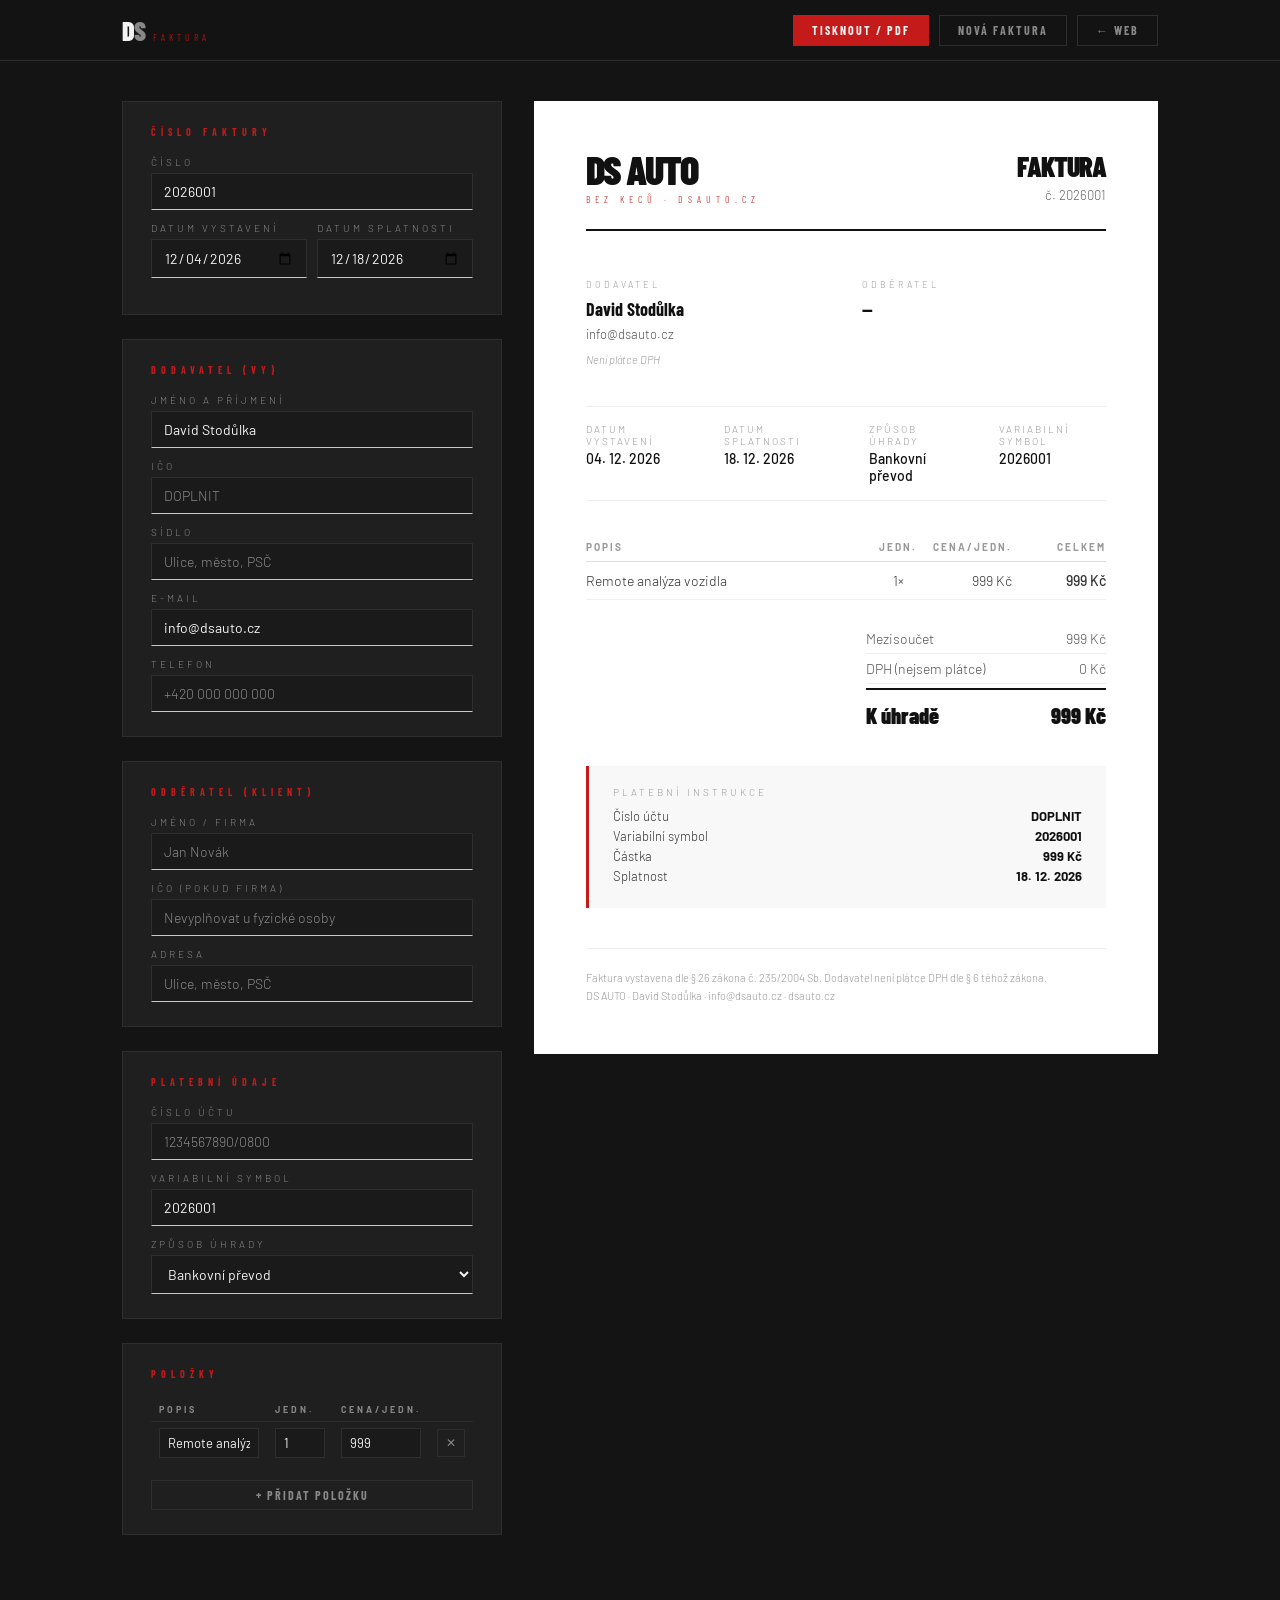
<file: faktura.html>
<!DOCTYPE html>
<html lang="cs">
<head>
<meta charset="UTF-8">
<meta name="viewport" content="width=device-width, initial-scale=1.0">
<title>DS AUTO — Faktura</title>
<link href="https://fonts.googleapis.com/css2?family=Barlow+Condensed:wght@300;600;700;900&family=Barlow:wght@300;400;500&display=swap" rel="stylesheet">
<style>
  :root {
    --black: #141414;
    --dark: #1A1A1A;
    --panel: #1F1F1F;
    --border: #2E2E2E;
    --steel: #C8C8C8;
    --white: #F2F2F2;
    --dim: #888888;
    --red: #C41A1A;
  }

  * { margin: 0; padding: 0; box-sizing: border-box; }
  body {
    background: var(--black);
    color: var(--white);
    font-family: 'Barlow', sans-serif;
    font-weight: 300;
    min-height: 100vh;
  }

  @media print {
    body { background: white; color: #111; }
    nav, .no-print { display: none !important; }
    .wrapper { padding: 0; max-width: 100%; }
    .invoice-preview { background: white; box-shadow: none; padding: 32px; }
    .field { background: white; color: #111; border-color: #ccc; }
    .field-label { color: #555; }
    .form-panel { display: none !important; }
    .invoice-preview { display: block !important; }
  }

  nav {
    position: sticky;
    top: 0;
    background: rgba(20,20,20,0.97);
    border-bottom: 1px solid var(--border);
    backdrop-filter: blur(12px);
    z-index: 100;
  }
  .nav-inner {
    max-width: 1100px;
    margin: 0 auto;
    padding: 0 32px;
    display: flex;
    align-items: center;
    justify-content: space-between;
    height: 60px;
  }
  .logo-text {
    font-family: 'Barlow Condensed', sans-serif;
    font-weight: 900;
    font-size: 26px;
    color: var(--white);
    letter-spacing: -1px;
  }
  .logo-text span { color: var(--dim); }
  .nav-badge {
    font-family: 'Barlow Condensed', sans-serif;
    font-size: 10px;
    letter-spacing: 4px;
    color: var(--red);
    text-transform: uppercase;
    margin-left: 8px;
  }
  .nav-actions { display: flex; gap: 10px; }
  .btn {
    font-family: 'Barlow Condensed', sans-serif;
    font-size: 12px;
    font-weight: 700;
    letter-spacing: 2px;
    text-transform: uppercase;
    padding: 7px 18px;
    border: 1px solid var(--border);
    background: none;
    color: var(--dim);
    cursor: pointer;
    transition: all 0.2s;
    text-decoration: none;
    display: inline-block;
  }
  .btn:hover { color: var(--white); border-color: var(--steel); }
  .btn.primary { background: var(--red); color: var(--white); border-color: var(--red); }
  .btn.primary:hover { background: #e02020; }

  .wrapper {
    max-width: 1100px;
    margin: 0 auto;
    padding: 40px 32px 80px;
  }

  .main-grid {
    display: grid;
    grid-template-columns: 380px 1fr;
    gap: 32px;
    align-items: start;
  }

  @media (max-width: 800px) {
    .main-grid { grid-template-columns: 1fr; }
  }

  /* FORM PANEL */
  .form-panel {
    display: flex;
    flex-direction: column;
    gap: 24px;
  }

  .panel-block {
    background: var(--panel);
    border: 1px solid var(--border);
    padding: 24px 28px;
  }

  .panel-title {
    font-family: 'Barlow Condensed', sans-serif;
    font-size: 10px;
    font-weight: 700;
    letter-spacing: 5px;
    color: var(--red);
    text-transform: uppercase;
    margin-bottom: 18px;
  }

  .field-group {
    display: flex;
    flex-direction: column;
    gap: 5px;
    margin-bottom: 12px;
  }
  .field-group:last-child { margin-bottom: 0; }

  .field-label {
    font-size: 10px;
    color: var(--dim);
    letter-spacing: 3px;
    text-transform: uppercase;
  }

  .field {
    background: var(--dark);
    border: 1px solid var(--border);
    border-bottom: 1px solid var(--steel);
    color: var(--white);
    font-family: 'Barlow', sans-serif;
    font-size: 14px;
    padding: 9px 12px;
    outline: none;
    transition: border-color 0.2s;
    width: 100%;
  }
  .field:focus { border-bottom-color: var(--red); }
  .field::placeholder { color: var(--dim); font-weight: 300; }
  select.field option { background: var(--panel); }

  /* ITEMS TABLE */
  .items-table {
    width: 100%;
    border-collapse: collapse;
    margin-bottom: 12px;
  }
  .items-table th {
    font-size: 9px;
    color: var(--dim);
    letter-spacing: 3px;
    text-transform: uppercase;
    text-align: left;
    padding: 6px 8px;
    border-bottom: 1px solid var(--border);
  }
  .items-table td {
    padding: 6px 8px;
  }
  .item-input {
    background: var(--dark);
    border: 1px solid var(--border);
    color: var(--white);
    font-family: 'Barlow', sans-serif;
    font-size: 13px;
    padding: 6px 8px;
    outline: none;
    width: 100%;
  }
  .item-input:focus { border-color: var(--steel); }
  .item-remove {
    background: none;
    border: 1px solid var(--border);
    color: var(--dim);
    cursor: pointer;
    width: 28px;
    height: 28px;
    font-size: 12px;
    transition: all 0.2s;
  }
  .item-remove:hover { background: var(--red); color: white; border-color: var(--red); }

  /* INVOICE PREVIEW */
  .invoice-preview {
    background: white;
    color: #111;
    padding: 48px 52px;
    font-family: 'Barlow', sans-serif;
    min-height: 600px;
    position: sticky;
    top: 80px;
  }

  .inv-header {
    display: flex;
    justify-content: space-between;
    align-items: flex-start;
    margin-bottom: 48px;
    padding-bottom: 24px;
    border-bottom: 2px solid #111;
  }

  .inv-logo {
    font-family: 'Barlow Condensed', sans-serif;
    font-weight: 900;
    font-size: 40px;
    letter-spacing: -2px;
    color: #111;
    line-height: 1;
  }
  .inv-logo-sub {
    font-family: 'Barlow Condensed', sans-serif;
    font-size: 10px;
    letter-spacing: 5px;
    color: #C41A1A;
    text-transform: uppercase;
    margin-top: 4px;
  }
  .inv-type {
    font-family: 'Barlow Condensed', sans-serif;
    font-weight: 900;
    font-size: 28px;
    color: #111;
    letter-spacing: -1px;
    text-align: right;
  }
  .inv-number {
    font-size: 13px;
    color: #666;
    text-align: right;
    margin-top: 4px;
  }

  .inv-parties {
    display: grid;
    grid-template-columns: 1fr 1fr;
    gap: 32px;
    margin-bottom: 40px;
  }

  .inv-party-label {
    font-size: 9px;
    color: #999;
    letter-spacing: 3px;
    text-transform: uppercase;
    margin-bottom: 8px;
  }

  .inv-party-name {
    font-family: 'Barlow Condensed', sans-serif;
    font-weight: 700;
    font-size: 18px;
    color: #111;
    margin-bottom: 4px;
  }

  .inv-party-detail {
    font-size: 13px;
    color: #555;
    line-height: 1.6;
  }

  .inv-dates {
    display: flex;
    gap: 40px;
    margin-bottom: 32px;
    padding: 16px 0;
    border-top: 1px solid #eee;
    border-bottom: 1px solid #eee;
  }

  .inv-date-item { display: flex; flex-direction: column; gap: 3px; }
  .inv-date-label { font-size: 10px; color: #999; letter-spacing: 2px; text-transform: uppercase; }
  .inv-date-value { font-weight: 500; font-size: 14px; color: #111; }

  .inv-items {
    width: 100%;
    border-collapse: collapse;
    margin-bottom: 24px;
  }
  .inv-items th {
    font-size: 10px;
    color: #999;
    letter-spacing: 2px;
    text-transform: uppercase;
    text-align: left;
    padding: 8px 0;
    border-bottom: 1px solid #ddd;
  }
  .inv-items th:last-child { text-align: right; }
  .inv-items td {
    padding: 10px 0;
    border-bottom: 1px solid #f0f0f0;
    font-size: 14px;
    color: #333;
    vertical-align: top;
  }
  .inv-items td:last-child { text-align: right; font-weight: 500; white-space: nowrap; }

  .inv-total-section {
    display: flex;
    justify-content: flex-end;
  }
  .inv-total-table {
    min-width: 240px;
  }
  .inv-total-row {
    display: flex;
    justify-content: space-between;
    padding: 6px 0;
    font-size: 14px;
    border-bottom: 1px solid #eee;
    color: #555;
  }
  .inv-total-row.final {
    border-top: 2px solid #111;
    border-bottom: none;
    padding-top: 12px;
    margin-top: 4px;
    font-family: 'Barlow Condensed', sans-serif;
    font-weight: 900;
    font-size: 22px;
    color: #111;
  }

  .inv-payment {
    margin-top: 32px;
    padding: 20px 24px;
    background: #f8f8f8;
    border-left: 3px solid #C41A1A;
  }
  .inv-payment-title {
    font-size: 10px;
    color: #999;
    letter-spacing: 3px;
    text-transform: uppercase;
    margin-bottom: 10px;
  }
  .inv-payment-row {
    display: flex;
    justify-content: space-between;
    font-size: 13px;
    color: #333;
    margin-bottom: 4px;
  }
  .inv-payment-row strong { color: #111; }

  .inv-footer {
    margin-top: 40px;
    padding-top: 20px;
    border-top: 1px solid #eee;
    font-size: 11px;
    color: #999;
    line-height: 1.7;
  }

  .qr-placeholder {
    width: 80px;
    height: 80px;
    border: 1px solid #ddd;
    display: flex;
    align-items: center;
    justify-content: center;
    font-size: 10px;
    color: #ccc;
    text-align: center;
    float: right;
    margin-top: -60px;
  }
</style>
</head>
<body>

<nav class="no-print">
  <div class="nav-inner">
    <div style="display:flex;align-items:baseline;">
      <span class="logo-text">D<span>S</span></span>
      <span class="nav-badge">Faktura</span>
    </div>
    <div class="nav-actions">
      <button class="btn primary" onclick="window.print()">Tisknout / PDF</button>
      <button class="btn" onclick="resetForm()">Nová faktura</button>
      <a href="ds-auto-web.html" class="btn">← Web</a>
    </div>
  </div>
</nav>

<div class="wrapper">
  <div class="main-grid">

    <!-- FORM -->
    <div class="form-panel no-print">

      <div class="panel-block">
        <div class="panel-title">Číslo faktury</div>
        <div class="field-group">
          <label class="field-label">Číslo</label>
          <input class="field" type="text" id="f_cislo" oninput="update()">
        </div>
        <div style="display:grid;grid-template-columns:1fr 1fr;gap:10px;">
          <div class="field-group">
            <label class="field-label">Datum vystavení</label>
            <input class="field" type="date" id="f_datum" oninput="update()">
          </div>
          <div class="field-group">
            <label class="field-label">Datum splatnosti</label>
            <input class="field" type="date" id="f_splatnost" oninput="update()">
          </div>
        </div>
      </div>

      <div class="panel-block">
        <div class="panel-title">Dodavatel (Vy)</div>
        <div class="field-group">
          <label class="field-label">Jméno a příjmení</label>
          <input class="field" type="text" id="f_dodavatel_jmeno" value="David Stodůlka" oninput="update()">
        </div>
        <div class="field-group">
          <label class="field-label">IČO</label>
          <input class="field" type="text" id="f_dodavatel_ico" placeholder="DOPLNIT" oninput="update()">
        </div>
        <div class="field-group">
          <label class="field-label">Sídlo</label>
          <input class="field" type="text" id="f_dodavatel_sidlo" placeholder="Ulice, město, PSČ" oninput="update()">
        </div>
        <div class="field-group">
          <label class="field-label">E-mail</label>
          <input class="field" type="text" id="f_dodavatel_email" value="info@dsauto.cz" oninput="update()">
        </div>
        <div class="field-group">
          <label class="field-label">Telefon</label>
          <input class="field" type="text" id="f_dodavatel_tel" placeholder="+420 000 000 000" oninput="update()">
        </div>
      </div>

      <div class="panel-block">
        <div class="panel-title">Odběratel (Klient)</div>
        <div class="field-group">
          <label class="field-label">Jméno / Firma</label>
          <input class="field" type="text" id="f_klient_jmeno" placeholder="Jan Novák" oninput="update()">
        </div>
        <div class="field-group">
          <label class="field-label">IČO (pokud firma)</label>
          <input class="field" type="text" id="f_klient_ico" placeholder="Nevyplňovat u fyzické osoby" oninput="update()">
        </div>
        <div class="field-group">
          <label class="field-label">Adresa</label>
          <input class="field" type="text" id="f_klient_adresa" placeholder="Ulice, město, PSČ" oninput="update()">
        </div>
      </div>

      <div class="panel-block">
        <div class="panel-title">Platební údaje</div>
        <div class="field-group">
          <label class="field-label">Číslo účtu</label>
          <input class="field" type="text" id="f_ucet" placeholder="1234567890/0800" oninput="update()">
        </div>
        <div class="field-group">
          <label class="field-label">Variabilní symbol</label>
          <input class="field" type="text" id="f_vs" oninput="update()">
        </div>
        <div class="field-group">
          <label class="field-label">Způsob úhrady</label>
          <select class="field" id="f_uhrada" onchange="update()">
            <option>Bankovní převod</option>
            <option>Hotovost</option>
          </select>
        </div>
      </div>

      <div class="panel-block">
        <div class="panel-title">Položky</div>
        <table class="items-table">
          <thead>
            <tr>
              <th style="width:50%">Popis</th>
              <th style="width:15%">Jedn.</th>
              <th style="width:20%">Cena/jedn.</th>
              <th style="width:10%"></th>
            </tr>
          </thead>
          <tbody id="itemsBody"></tbody>
        </table>
        <button class="btn" onclick="addItem()" style="width:100%;margin-top:4px;">+ Přidat položku</button>
      </div>

    </div><!-- /form-panel -->

    <!-- INVOICE PREVIEW -->
    <div class="invoice-preview" id="invoicePreview">
      <!-- generováno JS -->
    </div>

  </div>
</div>

<script>
// ===================== INIT =====================
const now = new Date();
const year = now.getFullYear();
const month = String(now.getMonth()+1).padStart(2,'0');
const day = String(now.getDate()).padStart(2,'0');

// Auto invoice number
let invSeq = parseInt(localStorage.getItem('ds_inv_seq') || '0') + 1;
localStorage.setItem('ds_inv_seq', invSeq);
const invNum = `${year}${String(invSeq).padStart(3,'0')}`;

// Splatnost = dnes + 14 dní
const splatnost = new Date(now.getTime() + 14*24*60*60*1000);
const splatnostStr = splatnost.toISOString().split('T')[0];

document.getElementById('f_cislo').value = invNum;
document.getElementById('f_datum').value = `${year}-${month}-${day}`;
document.getElementById('f_splatnost').value = splatnostStr;
document.getElementById('f_vs').value = invNum;

// Default items
let items = [
  { popis: 'Remote analýza vozidla', mnozstvi: 1, cena: 999 }
];

function renderItems() {
  const tbody = document.getElementById('itemsBody');
  tbody.innerHTML = '';
  items.forEach((item, i) => {
    const tr = document.createElement('tr');
    tr.innerHTML = `
      <td><input class="item-input" value="${item.popis}" oninput="items[${i}].popis=this.value;update()"></td>
      <td><input class="item-input" type="number" value="${item.mnozstvi}" min="1" style="width:50px" oninput="items[${i}].mnozstvi=parseFloat(this.value)||1;update()"></td>
      <td><input class="item-input" type="number" value="${item.cena}" oninput="items[${i}].cena=parseFloat(this.value)||0;update()"></td>
      <td><button class="item-remove" onclick="removeItem(${i})">✕</button></td>
    `;
    tbody.appendChild(tr);
  });
}

function addItem() {
  items.push({ popis: '', mnozstvi: 1, cena: 0 });
  renderItems();
  update();
}

function removeItem(i) {
  items.splice(i, 1);
  renderItems();
  update();
}

// ===================== RENDER INVOICE =====================
function g(id) { return document.getElementById(id)?.value || ''; }

function formatCzk(n) {
  return Math.round(n).toLocaleString('cs-CZ') + ' Kč';
}

function formatDate(str) {
  if (!str) return '—';
  const [y,m,d] = str.split('-');
  return `${d}. ${m}. ${y}`;
}

function update() {
  const total = items.reduce((sum, i) => sum + (i.mnozstvi * i.cena), 0);

  const itemRows = items.map(item => `
    <tr>
      <td>${item.popis || '—'}</td>
      <td style="text-align:center">${item.mnozstvi}×</td>
      <td style="text-align:right">${formatCzk(item.cena)}</td>
      <td>${formatCzk(item.mnozstvi * item.cena)}</td>
    </tr>
  `).join('');

  const klientIco = g('f_klient_ico');
  const dodavatelIco = g('f_dodavatel_ico');

  document.getElementById('invoicePreview').innerHTML = `
    <div class="inv-header">
      <div>
        <div class="inv-logo">DS AUTO</div>
        <div class="inv-logo-sub">Bez keců · dsauto.cz</div>
      </div>
      <div>
        <div class="inv-type">FAKTURA</div>
        <div class="inv-number">č. ${g('f_cislo') || '—'}</div>
      </div>
    </div>

    <div class="inv-parties">
      <div>
        <div class="inv-party-label">Dodavatel</div>
        <div class="inv-party-name">${g('f_dodavatel_jmeno') || 'David Stodůlka'}</div>
        <div class="inv-party-detail">
          ${dodavatelIco ? `IČO: ${dodavatelIco}<br>` : ''}
          ${g('f_dodavatel_sidlo') ? g('f_dodavatel_sidlo') + '<br>' : ''}
          ${g('f_dodavatel_email') || 'info@dsauto.cz'}<br>
          ${g('f_dodavatel_tel') || ''}
        </div>
        <div style="margin-top:8px;font-size:11px;color:#999;font-style:italic;">Není plátce DPH</div>
      </div>
      <div>
        <div class="inv-party-label">Odběratel</div>
        <div class="inv-party-name">${g('f_klient_jmeno') || '—'}</div>
        <div class="inv-party-detail">
          ${klientIco ? `IČO: ${klientIco}<br>` : ''}
          ${g('f_klient_adresa') || ''}
        </div>
      </div>
    </div>

    <div class="inv-dates">
      <div class="inv-date-item">
        <div class="inv-date-label">Datum vystavení</div>
        <div class="inv-date-value">${formatDate(g('f_datum'))}</div>
      </div>
      <div class="inv-date-item">
        <div class="inv-date-label">Datum splatnosti</div>
        <div class="inv-date-value" style="color:${g('f_splatnost') < new Date().toISOString().split('T')[0] ? '#C41A1A' : '#111'}">${formatDate(g('f_splatnost'))}</div>
      </div>
      <div class="inv-date-item">
        <div class="inv-date-label">Způsob úhrady</div>
        <div class="inv-date-value">${g('f_uhrada')}</div>
      </div>
      <div class="inv-date-item">
        <div class="inv-date-label">Variabilní symbol</div>
        <div class="inv-date-value">${g('f_vs') || g('f_cislo') || '—'}</div>
      </div>
    </div>

    <table class="inv-items">
      <thead>
        <tr>
          <th style="width:55%">Popis</th>
          <th style="width:10%;text-align:center">Jedn.</th>
          <th style="width:17%;text-align:right">Cena/jedn.</th>
          <th style="width:18%;text-align:right">Celkem</th>
        </tr>
      </thead>
      <tbody>${itemRows}</tbody>
    </table>

    <div class="inv-total-section">
      <div class="inv-total-table">
        <div class="inv-total-row">
          <span>Mezisoučet</span>
          <span>${formatCzk(total)}</span>
        </div>
        <div class="inv-total-row">
          <span>DPH (nejsem plátce)</span>
          <span>0 Kč</span>
        </div>
        <div class="inv-total-row final">
          <span>K úhradě</span>
          <span>${formatCzk(total)}</span>
        </div>
      </div>
    </div>

    <div class="inv-payment" style="margin-top:32px;">
      <div class="inv-payment-title">Platební instrukce</div>
      <div class="inv-payment-row"><span>Číslo účtu</span><strong>${g('f_ucet') || 'DOPLNIT'}</strong></div>
      <div class="inv-payment-row"><span>Variabilní symbol</span><strong>${g('f_vs') || g('f_cislo') || '—'}</strong></div>
      <div class="inv-payment-row"><span>Částka</span><strong>${formatCzk(total)}</strong></div>
      <div class="inv-payment-row"><span>Splatnost</span><strong>${formatDate(g('f_splatnost'))}</strong></div>
    </div>

    <div class="inv-footer">
      Faktura vystavena dle § 26 zákona č. 235/2004 Sb. Dodavatel není plátce DPH dle § 6 téhož zákona.<br>
      DS AUTO · David Stodůlka · info@dsauto.cz · dsauto.cz
    </div>
  `;
}

function resetForm() {
  if (confirm('Vytvořit novou fakturu? Aktuální data budou vymazána.')) {
    location.reload();
  }
}

// Init
renderItems();
update();
</script>
</body>
</html>
</file>
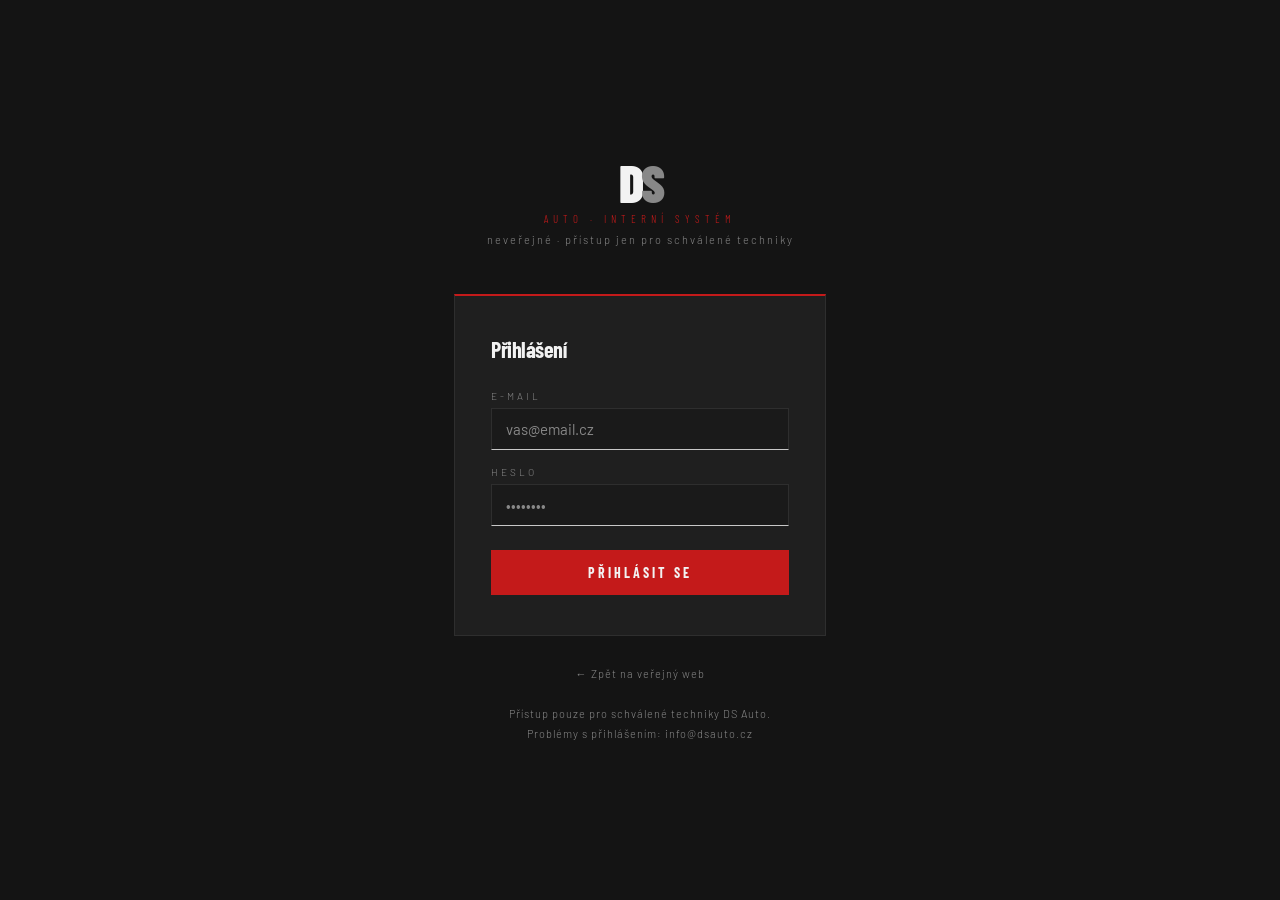
<file: login.html>
<!DOCTYPE html>
<html lang="cs">
<head>
<meta charset="UTF-8">
<meta name="viewport" content="width=device-width, initial-scale=1.0">
<meta name="robots" content="noindex, nofollow">
<title>DS AUTO — Přihlášení</title>
<link href="https://fonts.googleapis.com/css2?family=Barlow+Condensed:wght@300;600;700;900&family=Barlow:wght@300;400;500&display=swap" rel="stylesheet">
<style>
:root {
  --black:#141414; --dark:#1A1A1A; --panel:#1F1F1F;
  --border:#2E2E2E; --steel:#C8C8C8; --white:#F2F2F2;
  --dim:#888888; --red:#C41A1A; --gold:#B8960C;
}
* { margin:0; padding:0; box-sizing:border-box; }
body { background:var(--black); color:var(--white); font-family:'Barlow',sans-serif; font-weight:300; min-height:100vh; display:flex; flex-direction:column; align-items:center; justify-content:center; }

.login-wrap { width:100%; max-width:420px; padding:24px; }

.login-logo { text-align:center; margin-bottom:48px; }
.login-logo-ds { font-family:'Barlow Condensed',sans-serif; font-weight:900; font-size:52px; color:var(--white); letter-spacing:-3px; line-height:1; }
.login-logo-ds span { color:var(--dim); }
.login-logo-sub { font-family:'Barlow Condensed',sans-serif; font-size:11px; letter-spacing:5px; color:var(--red); text-transform:uppercase; margin-top:4px; }
.login-logo-int { font-size:11px; color:var(--dim); letter-spacing:2px; margin-top:8px; }

.login-box { background:var(--panel); border:1px solid var(--border); border-top:2px solid var(--red); padding:40px 36px; }
.login-box h2 { font-family:'Barlow Condensed',sans-serif; font-weight:700; font-size:22px; color:var(--white); margin-bottom:28px; letter-spacing:-0.5px; }

.field-group { display:flex; flex-direction:column; gap:6px; margin-bottom:16px; }
.field-label { font-size:10px; color:var(--dim); letter-spacing:3px; text-transform:uppercase; }
.field { background:var(--dark); border:1px solid var(--border); border-bottom:1px solid var(--steel); color:var(--white); font-family:'Barlow',sans-serif; font-size:15px; padding:11px 14px; outline:none; width:100%; transition:border-color 0.2s; }
.field:focus { border-bottom-color:var(--red); }
.field::placeholder { color:var(--dim); }

.btn-login { width:100%; background:var(--red); color:var(--white); font-family:'Barlow Condensed',sans-serif; font-weight:700; font-size:14px; letter-spacing:3px; text-transform:uppercase; padding:14px; border:none; cursor:pointer; transition:background 0.2s; margin-top:8px; }
.btn-login:hover { background:#E02020; }
.btn-login:disabled { opacity:0.5; cursor:not-allowed; }

.login-error { display:none; background:rgba(196,26,26,0.12); border:1px solid rgba(196,26,26,0.3); color:#ff6b6b; font-size:13px; padding:12px 14px; margin-top:14px; text-align:center; letter-spacing:0.5px; }

.login-footer { text-align:center; margin-top:28px; font-size:11px; color:var(--dim); letter-spacing:1px; line-height:1.8; }
.login-footer a { color:var(--dim); text-decoration:none; }
.login-footer a:hover { color:var(--steel); }

/* Spinner */
.spinner { display:none; width:18px; height:18px; border:2px solid rgba(255,255,255,0.3); border-top-color:var(--white); border-radius:50%; animation:spin 0.7s linear infinite; margin:0 auto; }
@keyframes spin { to { transform:rotate(360deg); } }
</style>
</head>
<body>

<div class="login-wrap">

  <div class="login-logo">
    <div class="login-logo-ds">D<span>S</span></div>
    <div class="login-logo-sub">Auto · Interní systém</div>
    <div class="login-logo-int">neveřejné · přístup jen pro schválené techniky</div>
  </div>

  <div class="login-box">
    <h2>Přihlášení</h2>

    <div class="field-group">
      <label class="field-label">E-mail</label>
      <input class="field" type="email" id="loginEmail" placeholder="vas@email.cz" autocomplete="email">
    </div>

    <div class="field-group">
      <label class="field-label">Heslo</label>
      <input class="field" type="password" id="loginPassword" placeholder="••••••••" autocomplete="current-password" onkeydown="if(event.key==='Enter')doLogin()">
    </div>

    <button class="btn-login" id="loginBtn" onclick="doLogin()">Přihlásit se</button>

    <div class="login-error" id="loginError"></div>
  </div>

  <div class="login-footer">
    <a href="ds-auto-final.html">← Zpět na veřejný web</a><br><br>
    Přístup pouze pro schválené techniky DS Auto.<br>
    Problémy s přihlášením: <a href="mailto:info@dsauto.cz">info@dsauto.cz</a>
  </div>

</div>

<script>
// =====================================================
// DS AUTO — Login systém
// FÁZE 1: localStorage + hashované PINy (MVP)
// FÁZE 2: TODO → fetch('/api/auth/login', {method:'POST', body:JSON.stringify({email,password})})
//          Response: { token, user: { id, jmeno, role, region, status } }
//          Uložit token do sessionStorage
// =====================================================

// MVP uživatelé — v produkci nahradit API voláním
// Hesla jsou ve formátu 'email:heslo' — ZMĚNIT před nasazením
const USERS = {
  'david@dsauto.cz':    { heslo:'dsauto2025',  jmeno:'David Stodůlka', role:'admin',   region:'Vysočina',       status:'active' },
  'bejr@dsauto.cz':     { heslo:'technik2025', jmeno:'David Bejr',     role:'technik', region:'Vysočina',       status:'active' },
  // Přidávat nové techniky zde dokud není backend
  // 'technik@email.cz': { heslo:'heslo123', jmeno:'Jan Novák', role:'technik', region:'Praha', status:'active' },
};

function doLogin() {
  const email = document.getElementById('loginEmail').value.trim().toLowerCase();
  const pass  = document.getElementById('loginPassword').value;
  const btn   = document.getElementById('loginBtn');
  const err   = document.getElementById('loginError');

  err.style.display = 'none';

  if (!email || !pass) {
    showError('Vyplňte e-mail a heslo.');
    return;
  }

  btn.disabled = true;
  btn.innerHTML = '<div class="spinner" style="display:block"></div>';

  // Simulace API latence (MVP) — v produkci nahradit fetch()
  setTimeout(() => {
    const user = USERS[email];

    if (!user || user.heslo !== pass) {
      showError('Nesprávný e-mail nebo heslo.');
      btn.disabled = false;
      btn.textContent = 'Přihlásit se';
      return;
    }

    if (user.status !== 'active') {
      showError('Účet čeká na schválení. Počkejte na e-mail.');
      btn.disabled = false;
      btn.textContent = 'Přihlásit se';
      return;
    }

    // Uložit session
    const session = {
      email,
      jmeno: user.jmeno,
      role:  user.role,
      region: user.region,
      loginTime: Date.now(),
      // TODO: token z API
    };
    sessionStorage.setItem('ds_session', JSON.stringify(session));

    // Přesměrování
    window.location.href = 'ds-auto-dashboard.html';

  }, 600);
}

function showError(msg) {
  const err = document.getElementById('loginError');
  err.textContent = msg;
  err.style.display = 'block';
}

// Pokud už je session platná, přesměruj rovnou
const existing = sessionStorage.getItem('ds_session');
if (existing) {
  try {
    const s = JSON.parse(existing);
    // Session platí 8 hodin
    if (Date.now() - s.loginTime < 8 * 60 * 60 * 1000) {
      window.location.href = 'ds-auto-dashboard.html';
    } else {
      sessionStorage.removeItem('ds_session');
    }
  } catch(e) { sessionStorage.removeItem('ds_session'); }
}
</script>
</body>
</html>
</file>
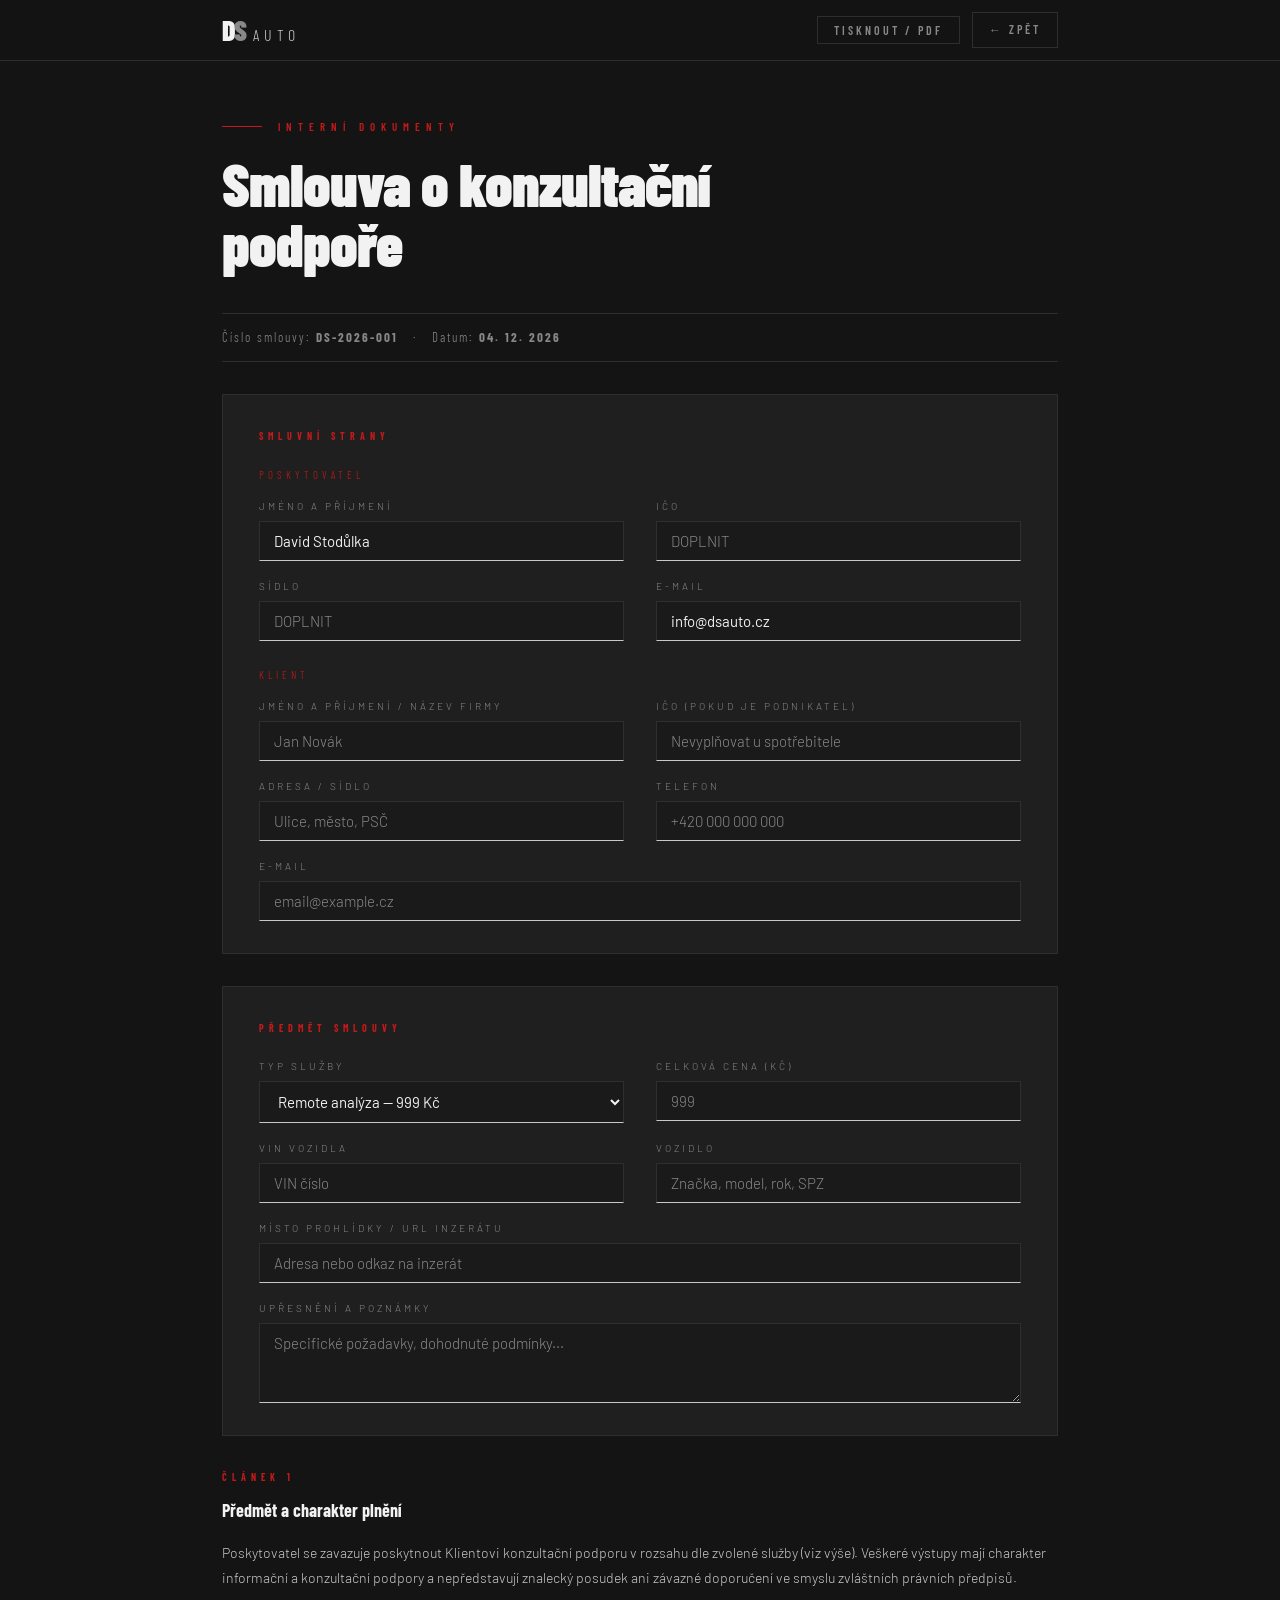
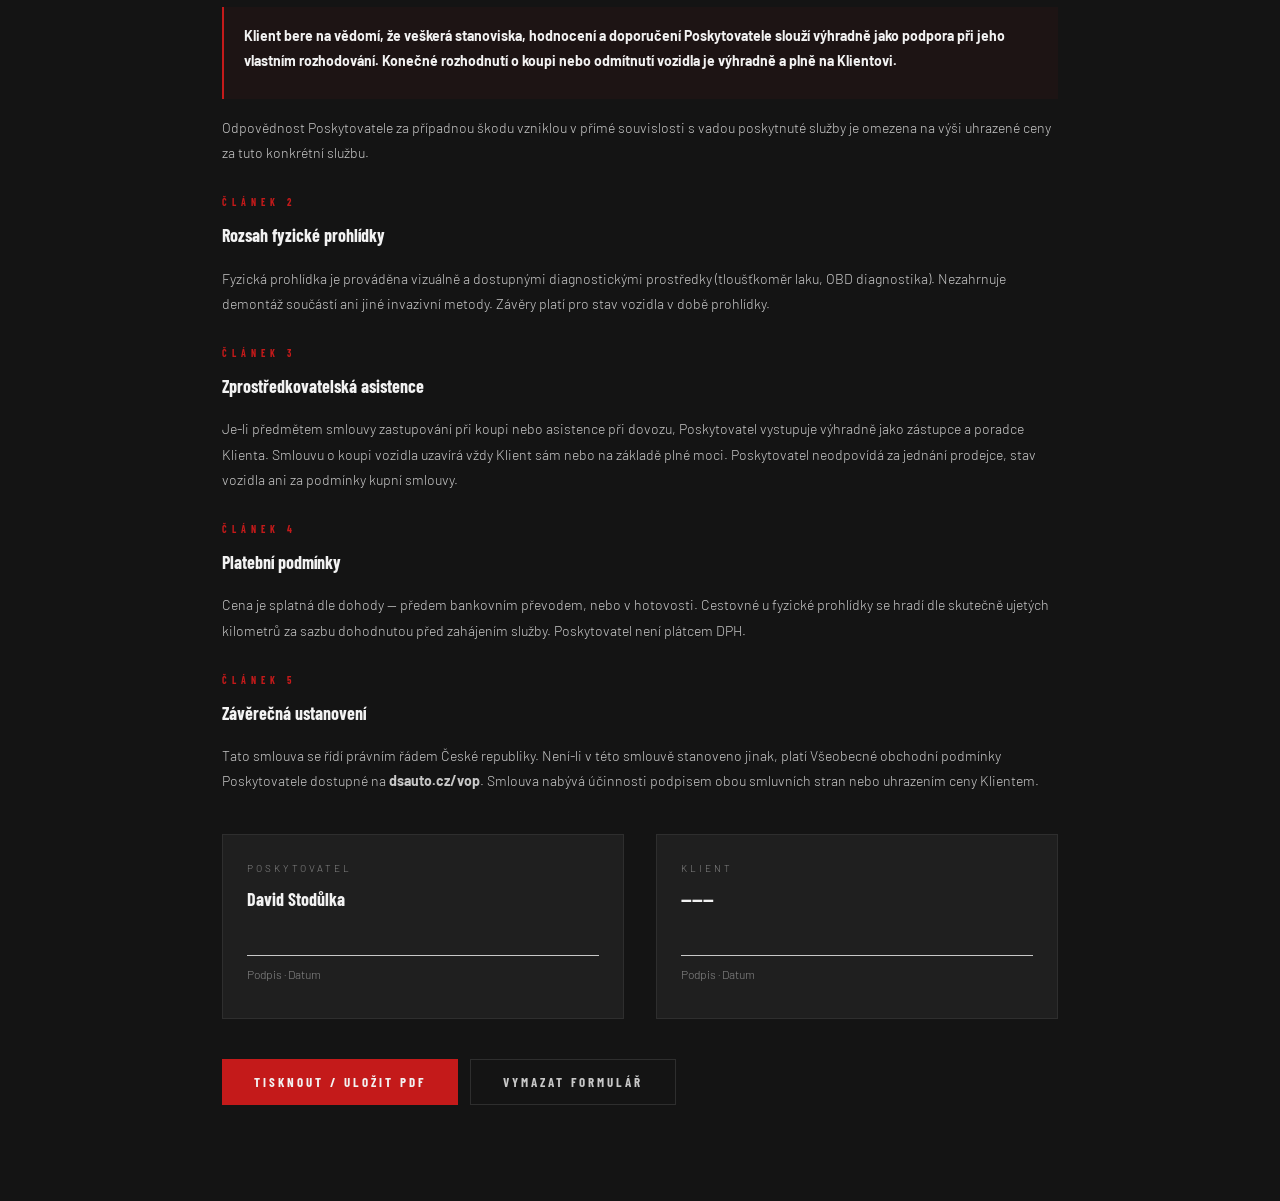
<file: smlouva.html>
<!DOCTYPE html>
<html lang="cs">
<head>
<meta charset="UTF-8">
<meta name="viewport" content="width=device-width, initial-scale=1.0">
<title>DS AUTO — Smlouva o konzultační podpoře</title>
<link href="https://fonts.googleapis.com/css2?family=Barlow+Condensed:wght@300;600;700;900&family=Barlow:wght@300;400;500&display=swap" rel="stylesheet">
<style>
  :root {
    --black: #141414;
    --dark: #1A1A1A;
    --panel: #1F1F1F;
    --border: #2E2E2E;
    --steel: #C8C8C8;
    --white: #F2F2F2;
    --dim: #888888;
    --red: #C41A1A;
  }
  * { margin: 0; padding: 0; box-sizing: border-box; }
  body {
    background: var(--black);
    color: var(--white);
    font-family: 'Barlow', sans-serif;
    font-weight: 300;
    line-height: 1.8;
  }

  /* PRINT STYLES */
  @media print {
    body { background: white; color: #111; }
    nav, .no-print { display: none !important; }
    .wrapper { padding: 20px; max-width: 100%; }
    .contract-block { background: #f8f8f8; border-color: #ccc; }
    .field { background: white; border-color: #999; color: #111; }
    .field-label { color: #555; }
    .section-title { color: #111; }
    .section-num { color: #C41A1A; }
    p, li { color: #222 !important; }
    .sig-box { background: #f8f8f8; border-color: #ccc; }
    .sig-line { border-color: #999; }
  }

  nav {
    position: sticky;
    top: 0;
    background: rgba(20,20,20,0.97);
    border-bottom: 1px solid var(--border);
    backdrop-filter: blur(12px);
    z-index: 100;
  }
  .nav-inner {
    max-width: 900px;
    margin: 0 auto;
    padding: 0 32px;
    display: flex;
    align-items: center;
    justify-content: space-between;
    height: 60px;
  }
  .logo-ds {
    font-family: 'Barlow Condensed', sans-serif;
    font-weight: 900;
    font-size: 28px;
    color: var(--white);
    letter-spacing: -2px;
  }
  .logo-ds span { color: var(--dim); }
  .logo-auto {
    font-family: 'Barlow Condensed', sans-serif;
    font-weight: 300;
    font-size: 16px;
    color: var(--steel);
    letter-spacing: 5px;
    margin-left: 8px;
  }
  .nav-actions { display: flex; gap: 12px; align-items: center; }
  .btn-nav {
    font-family: 'Barlow Condensed', sans-serif;
    font-size: 12px;
    font-weight: 600;
    letter-spacing: 3px;
    color: var(--dim);
    text-decoration: none;
    text-transform: uppercase;
    background: none;
    border: 1px solid var(--border);
    padding: 6px 16px;
    cursor: pointer;
    transition: all 0.2s;
  }
  .btn-nav:hover { color: var(--white); border-color: var(--steel); }
  .btn-nav.primary { background: var(--red); color: var(--white); border-color: var(--red); }
  .btn-nav.primary:hover { background: #e02020; }

  .wrapper {
    max-width: 900px;
    margin: 0 auto;
    padding: 56px 32px 96px;
  }

  .page-label {
    font-family: 'Barlow Condensed', sans-serif;
    font-size: 11px;
    font-weight: 600;
    letter-spacing: 6px;
    color: var(--red);
    text-transform: uppercase;
    display: flex;
    align-items: center;
    gap: 16px;
    margin-bottom: 16px;
  }
  .page-label::before {
    content: '';
    display: block;
    width: 40px;
    height: 1px;
    background: var(--red);
  }
  .page-title {
    font-family: 'Barlow Condensed', sans-serif;
    font-weight: 900;
    font-size: clamp(36px, 5vw, 60px);
    line-height: 1;
    letter-spacing: -1px;
    margin-bottom: 40px;
  }

  /* CONTRACT FIELDS */
  .contract-block {
    background: var(--panel);
    border: 1px solid var(--border);
    padding: 32px 36px;
    margin-bottom: 32px;
  }

  .block-title {
    font-family: 'Barlow Condensed', sans-serif;
    font-size: 10px;
    font-weight: 700;
    letter-spacing: 5px;
    color: var(--red);
    text-transform: uppercase;
    margin-bottom: 20px;
  }

  .fields-grid {
    display: grid;
    grid-template-columns: 1fr 1fr;
    gap: 16px 32px;
  }
  @media (max-width: 600px) {
    .fields-grid { grid-template-columns: 1fr; }
    .wrapper { padding: 40px 20px 72px; }
  }

  .field-group { display: flex; flex-direction: column; gap: 6px; }
  .field-group.full { grid-column: 1 / -1; }

  .field-label {
    font-size: 10px;
    color: var(--dim);
    letter-spacing: 3px;
    text-transform: uppercase;
  }

  .field {
    background: var(--dark);
    border: 1px solid var(--border);
    border-bottom: 1px solid var(--steel);
    color: var(--white);
    font-family: 'Barlow', sans-serif;
    font-size: 15px;
    font-weight: 400;
    padding: 10px 14px;
    outline: none;
    transition: border-color 0.2s;
    width: 100%;
  }
  .field:focus { border-color: var(--steel); border-bottom-color: var(--red); }
  .field::placeholder { color: var(--dim); font-weight: 300; }

  select.field option { background: var(--panel); }

  textarea.field { min-height: 80px; resize: vertical; }

  /* CONTRACT TEXT */
  .contract-text {
    margin-bottom: 32px;
  }

  .section-num {
    font-family: 'Barlow Condensed', sans-serif;
    font-size: 10px;
    font-weight: 700;
    letter-spacing: 5px;
    color: var(--red);
    text-transform: uppercase;
    margin-bottom: 8px;
    margin-top: 28px;
  }

  .section-title {
    font-family: 'Barlow Condensed', sans-serif;
    font-weight: 700;
    font-size: 18px;
    color: var(--white);
    margin-bottom: 14px;
  }

  .contract-text p {
    font-size: 14px;
    color: var(--steel);
    margin-bottom: 10px;
    line-height: 1.8;
  }

  .contract-text ul {
    list-style: none;
    margin: 8px 0 12px;
  }
  .contract-text ul li {
    font-size: 14px;
    color: var(--steel);
    padding: 6px 0 6px 18px;
    border-bottom: 1px solid var(--border);
    position: relative;
    line-height: 1.7;
  }
  .contract-text ul li::before {
    content: '—';
    position: absolute;
    left: 0;
    color: var(--red);
  }
  .contract-text ul li:last-child { border-bottom: none; }

  .highlight-box {
    border-left: 2px solid var(--red);
    background: rgba(196,26,26,0.05);
    padding: 16px 20px;
    margin: 16px 0;
  }
  .highlight-box p { color: var(--white) !important; font-weight: 400; }

  /* SIGNATURE */
  .sig-grid {
    display: grid;
    grid-template-columns: 1fr 1fr;
    gap: 32px;
    margin-top: 40px;
  }
  @media (max-width: 600px) { .sig-grid { grid-template-columns: 1fr; } }

  .sig-box {
    background: var(--panel);
    border: 1px solid var(--border);
    padding: 24px 24px 32px;
  }
  .sig-role {
    font-size: 10px;
    color: var(--dim);
    letter-spacing: 3px;
    text-transform: uppercase;
    margin-bottom: 6px;
  }
  .sig-name {
    font-family: 'Barlow Condensed', sans-serif;
    font-weight: 700;
    font-size: 18px;
    color: var(--white);
    margin-bottom: 40px;
  }
  .sig-line {
    border-top: 1px solid var(--steel);
    padding-top: 8px;
    font-size: 12px;
    color: var(--dim);
  }

  .actions {
    display: flex;
    gap: 12px;
    margin-top: 40px;
    flex-wrap: wrap;
  }

  .btn-action {
    font-family: 'Barlow Condensed', sans-serif;
    font-size: 13px;
    font-weight: 700;
    letter-spacing: 3px;
    text-transform: uppercase;
    padding: 14px 32px;
    border: none;
    cursor: pointer;
    transition: background 0.2s;
  }
  .btn-action.primary { background: var(--red); color: var(--white); }
  .btn-action.primary:hover { background: #e02020; }
  .btn-action.ghost { background: transparent; color: var(--steel); border: 1px solid var(--border); }
  .btn-action.ghost:hover { border-color: var(--steel); color: var(--white); }

  .contract-number {
    font-family: 'Barlow Condensed', sans-serif;
    font-size: 13px;
    color: var(--dim);
    letter-spacing: 2px;
    margin-bottom: 32px;
    padding: 12px 0;
    border-top: 1px solid var(--border);
    border-bottom: 1px solid var(--border);
  }
</style>
</head>
<body>

<nav class="no-print">
  <div class="nav-inner">
    <div style="display:flex;align-items:baseline;">
      <span class="logo-ds">D<span>S</span></span>
      <span class="logo-auto">AUTO</span>
    </div>
    <div class="nav-actions">
      <button class="btn-nav" onclick="window.print()">Tisknout / PDF</button>
      <a href="ds-auto-web.html" class="btn-nav">← Zpět</a>
    </div>
  </div>
</nav>

<div class="wrapper">
  <div class="page-label">Interní dokumenty</div>
  <h1 class="page-title">Smlouva o konzultační<br>podpoře</h1>

  <div class="contract-number">
    Číslo smlouvy: <strong id="contractNum">DS-<span id="numYear"></span>-<span id="numSeq">001</span></strong>
    &nbsp;&nbsp;·&nbsp;&nbsp;
    Datum: <strong id="contractDate"></strong>
  </div>

  <!-- SMLUVNÍ STRANY -->
  <div class="contract-block">
    <div class="block-title">Smluvní strany</div>

    <div style="margin-bottom: 24px;">
      <div style="font-family:'Barlow Condensed',sans-serif;font-size:11px;letter-spacing:4px;color:var(--red);text-transform:uppercase;margin-bottom:12px;">Poskytovatel</div>
      <div class="fields-grid">
        <div class="field-group">
          <label class="field-label">Jméno a příjmení</label>
          <input class="field" type="text" value="David Stodůlka" readonly>
        </div>
        <div class="field-group">
          <label class="field-label">IČO</label>
          <input class="field" type="text" id="icoField" placeholder="DOPLNIT" value="">
        </div>
        <div class="field-group">
          <label class="field-label">Sídlo</label>
          <input class="field" type="text" id="sidloField" placeholder="DOPLNIT" value="">
        </div>
        <div class="field-group">
          <label class="field-label">E-mail</label>
          <input class="field" type="text" value="info@dsauto.cz" readonly>
        </div>
      </div>
    </div>

    <div>
      <div style="font-family:'Barlow Condensed',sans-serif;font-size:11px;letter-spacing:4px;color:var(--red);text-transform:uppercase;margin-bottom:12px;">Klient</div>
      <div class="fields-grid">
        <div class="field-group">
          <label class="field-label">Jméno a příjmení / Název firmy</label>
          <input class="field" type="text" id="klientJmeno" placeholder="Jan Novák">
        </div>
        <div class="field-group">
          <label class="field-label">IČO (pokud je podnikatel)</label>
          <input class="field" type="text" id="klientIco" placeholder="Nevyplňovat u spotřebitele">
        </div>
        <div class="field-group">
          <label class="field-label">Adresa / Sídlo</label>
          <input class="field" type="text" id="klientAdresa" placeholder="Ulice, město, PSČ">
        </div>
        <div class="field-group">
          <label class="field-label">Telefon</label>
          <input class="field" type="text" id="klientTel" placeholder="+420 000 000 000">
        </div>
        <div class="field-group full">
          <label class="field-label">E-mail</label>
          <input class="field" type="text" id="klientEmail" placeholder="email@example.cz">
        </div>
      </div>
    </div>
  </div>

  <!-- PŘEDMĚT SMLOUVY -->
  <div class="contract-block">
    <div class="block-title">Předmět smlouvy</div>
    <div class="fields-grid">
      <div class="field-group">
        <label class="field-label">Typ služby</label>
        <select class="field" id="typSluzby">
          <option value="remote">Remote analýza — 999 Kč</option>
          <option value="fyzicka">Fyzická prohlídka — 3 499 Kč + cestovné</option>
          <option value="zastupovani">Zastupování při koupi vozidla</option>
          <option value="dovoz">Asistence při dovozu vozidla</option>
          <option value="kombinace">Kombinace služeb — dle dohody</option>
        </select>
      </div>
      <div class="field-group">
        <label class="field-label">Celková cena (Kč)</label>
        <input class="field" type="text" id="cenaField" placeholder="999">
      </div>
      <div class="field-group">
        <label class="field-label">VIN vozidla</label>
        <input class="field" type="text" id="vinField" placeholder="VIN číslo">
      </div>
      <div class="field-group">
        <label class="field-label">Vozidlo</label>
        <input class="field" type="text" id="vozidloField" placeholder="Značka, model, rok, SPZ">
      </div>
      <div class="field-group full">
        <label class="field-label">Místo prohlídky / URL inzerátu</label>
        <input class="field" type="text" id="mistoField" placeholder="Adresa nebo odkaz na inzerát">
      </div>
      <div class="field-group full">
        <label class="field-label">Upřesnění a poznámky</label>
        <textarea class="field" id="poznamkyField" placeholder="Specifické požadavky, dohodnuté podmínky..."></textarea>
      </div>
    </div>
  </div>

  <!-- TEXT SMLOUVY -->
  <div class="contract-text">

    <div class="section-num">Článek 1</div>
    <div class="section-title">Předmět a charakter plnění</div>
    <p>Poskytovatel se zavazuje poskytnout Klientovi konzultační podporu v rozsahu dle zvolené služby (viz výše). Veškeré výstupy mají charakter informační a konzultační podpory a nepředstavují znalecký posudek ani závazné doporučení ve smyslu zvláštních právních předpisů.</p>

    <div class="highlight-box">
      <p><strong>Klient bere na vědomí, že veškerá stanoviska, hodnocení a doporučení Poskytovatele slouží výhradně jako podpora při jeho vlastním rozhodování. Konečné rozhodnutí o koupi nebo odmítnutí vozidla je výhradně a plně na Klientovi.</strong></p>
    </div>

    <p>Odpovědnost Poskytovatele za případnou škodu vzniklou v přímé souvislosti s vadou poskytnuté služby je omezena na výši uhrazené ceny za tuto konkrétní službu.</p>

    <div class="section-num">Článek 2</div>
    <div class="section-title">Rozsah fyzické prohlídky</div>
    <p>Fyzická prohlídka je prováděna vizuálně a dostupnými diagnostickými prostředky (tloušťkoměr laku, OBD diagnostika). Nezahrnuje demontáž součástí ani jiné invazivní metody. Závěry platí pro stav vozidla v době prohlídky.</p>

    <div class="section-num">Článek 3</div>
    <div class="section-title">Zprostředkovatelská asistence</div>
    <p>Je-li předmětem smlouvy zastupování při koupi nebo asistence při dovozu, Poskytovatel vystupuje výhradně jako zástupce a poradce Klienta. Smlouvu o koupi vozidla uzavírá vždy Klient sám nebo na základě plné moci. Poskytovatel neodpovídá za jednání prodejce, stav vozidla ani za podmínky kupní smlouvy.</p>

    <div class="section-num">Článek 4</div>
    <div class="section-title">Platební podmínky</div>
    <p>Cena je splatná dle dohody — předem bankovním převodem, nebo v hotovosti. Cestovné u fyzické prohlídky se hradí dle skutečně ujetých kilometrů za sazbu dohodnutou před zahájením služby. Poskytovatel není plátcem DPH.</p>

    <div class="section-num">Článek 5</div>
    <div class="section-title">Závěrečná ustanovení</div>
    <p>Tato smlouva se řídí právním řádem České republiky. Není-li v této smlouvě stanoveno jinak, platí Všeobecné obchodní podmínky Poskytovatele dostupné na <strong>dsauto.cz/vop</strong>. Smlouva nabývá účinnosti podpisem obou smluvních stran nebo uhrazením ceny Klientem.</p>

  </div>

  <!-- PODPISY -->
  <div class="sig-grid">
    <div class="sig-box">
      <div class="sig-role">Poskytovatel</div>
      <div class="sig-name">David Stodůlka</div>
      <div class="sig-line">Podpis · Datum</div>
    </div>
    <div class="sig-box">
      <div class="sig-role">Klient</div>
      <div class="sig-name" id="sigKlient">———</div>
      <div class="sig-line">Podpis · Datum</div>
    </div>
  </div>

  <div class="actions no-print">
    <button class="btn-action primary" onclick="window.print()">Tisknout / Uložit PDF</button>
    <button class="btn-action ghost" onclick="clearForm()">Vymazat formulář</button>
  </div>

</div>

<script>
  // Auto contract number + date
  const now = new Date();
  const year = now.getFullYear();
  const month = String(now.getMonth()+1).padStart(2,'0');
  const day = String(now.getDate()).padStart(2,'0');

  document.getElementById('numYear').textContent = year;
  document.getElementById('contractDate').textContent = `${day}. ${month}. ${year}`;

  // Increment seq from localStorage
  let seq = parseInt(localStorage.getItem('ds_contract_seq') || '0') + 1;
  localStorage.setItem('ds_contract_seq', seq);
  document.getElementById('numSeq').textContent = String(seq).padStart(3,'0');

  // Sync klient name to signature
  document.getElementById('klientJmeno').addEventListener('input', function() {
    document.getElementById('sigKlient').textContent = this.value || '———';
  });

  // Auto fill price based on service type
  document.getElementById('typSluzby').addEventListener('change', function() {
    const prices = {
      remote: '999',
      fyzicka: '3 499 + cestovné',
      zastupovani: '',
      dovoz: '',
      kombinace: ''
    };
    document.getElementById('cenaField').value = prices[this.value] || '';
  });

  function clearForm() {
    if (confirm('Vymazat celý formulář?')) {
      document.querySelectorAll('.field:not([readonly])').forEach(f => f.value = '');
      document.getElementById('sigKlient').textContent = '———';
    }
  }
</script>

</body>
</html>
</file>
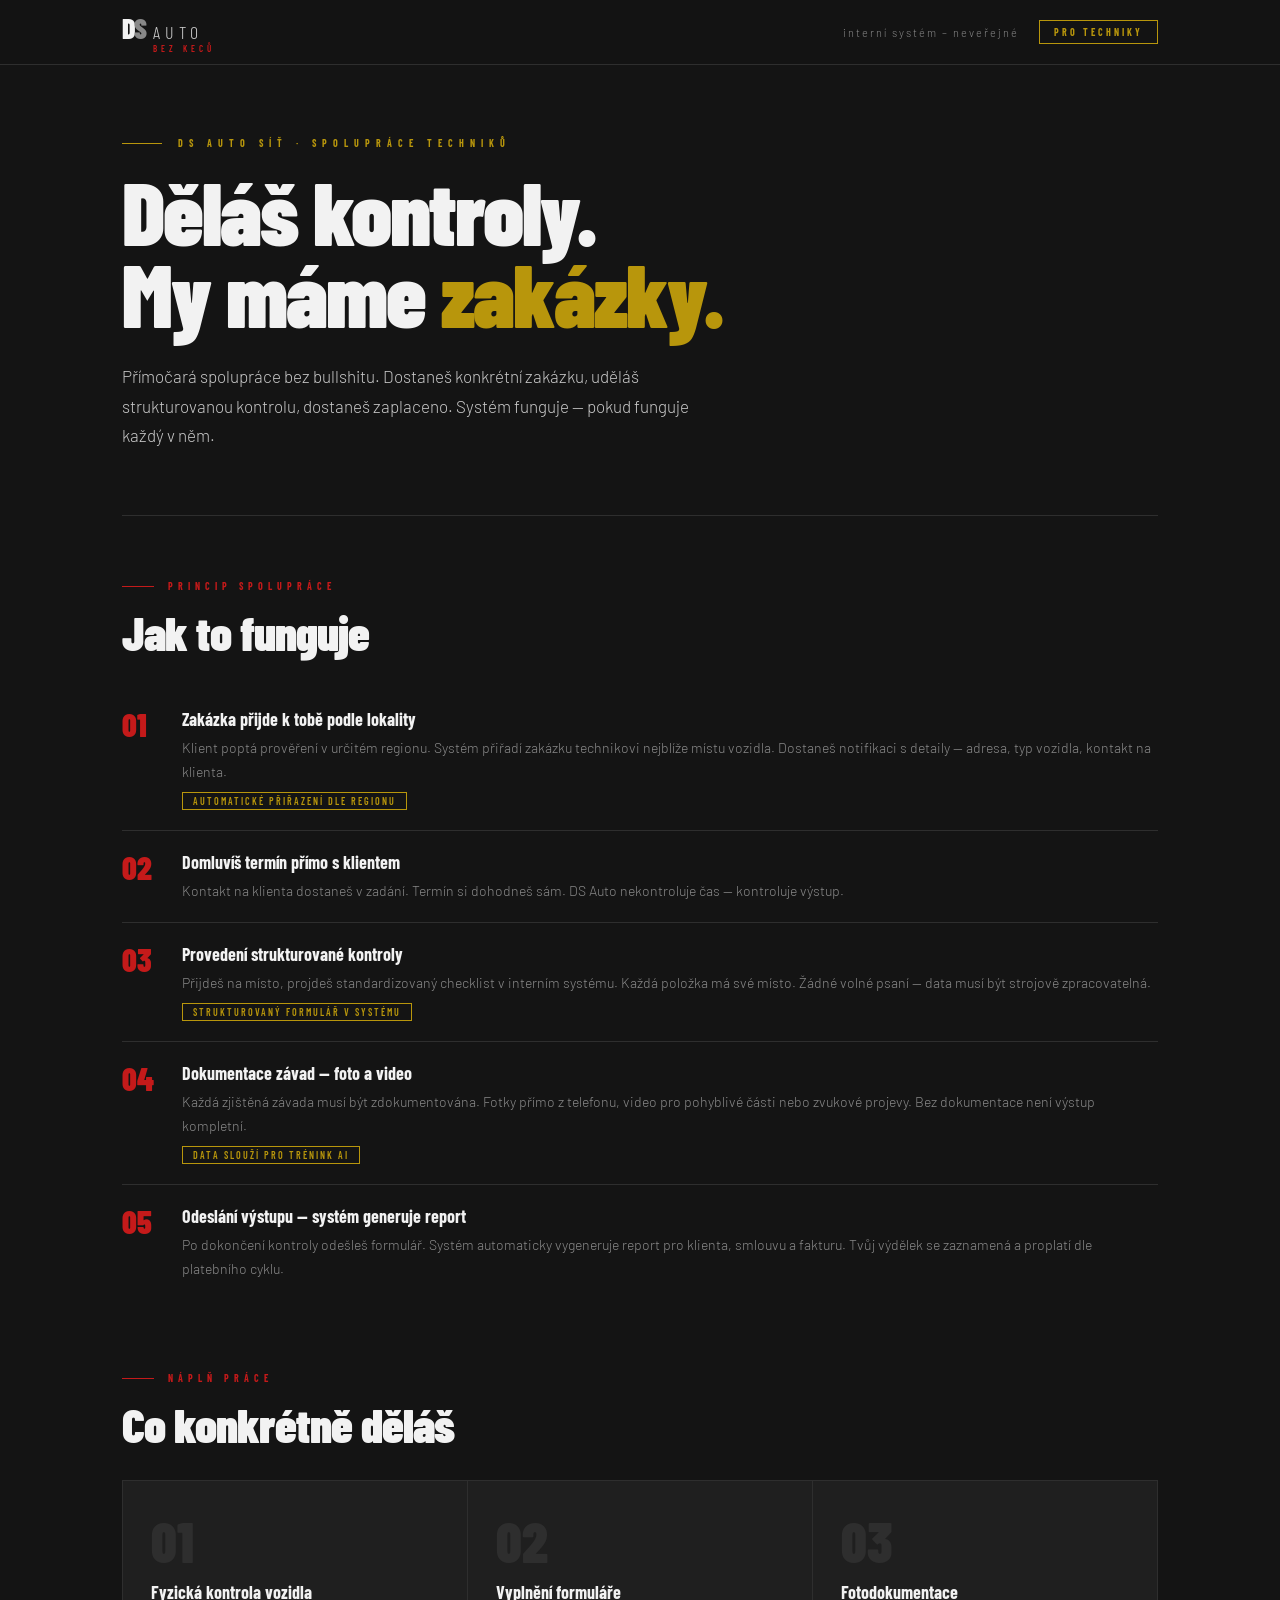
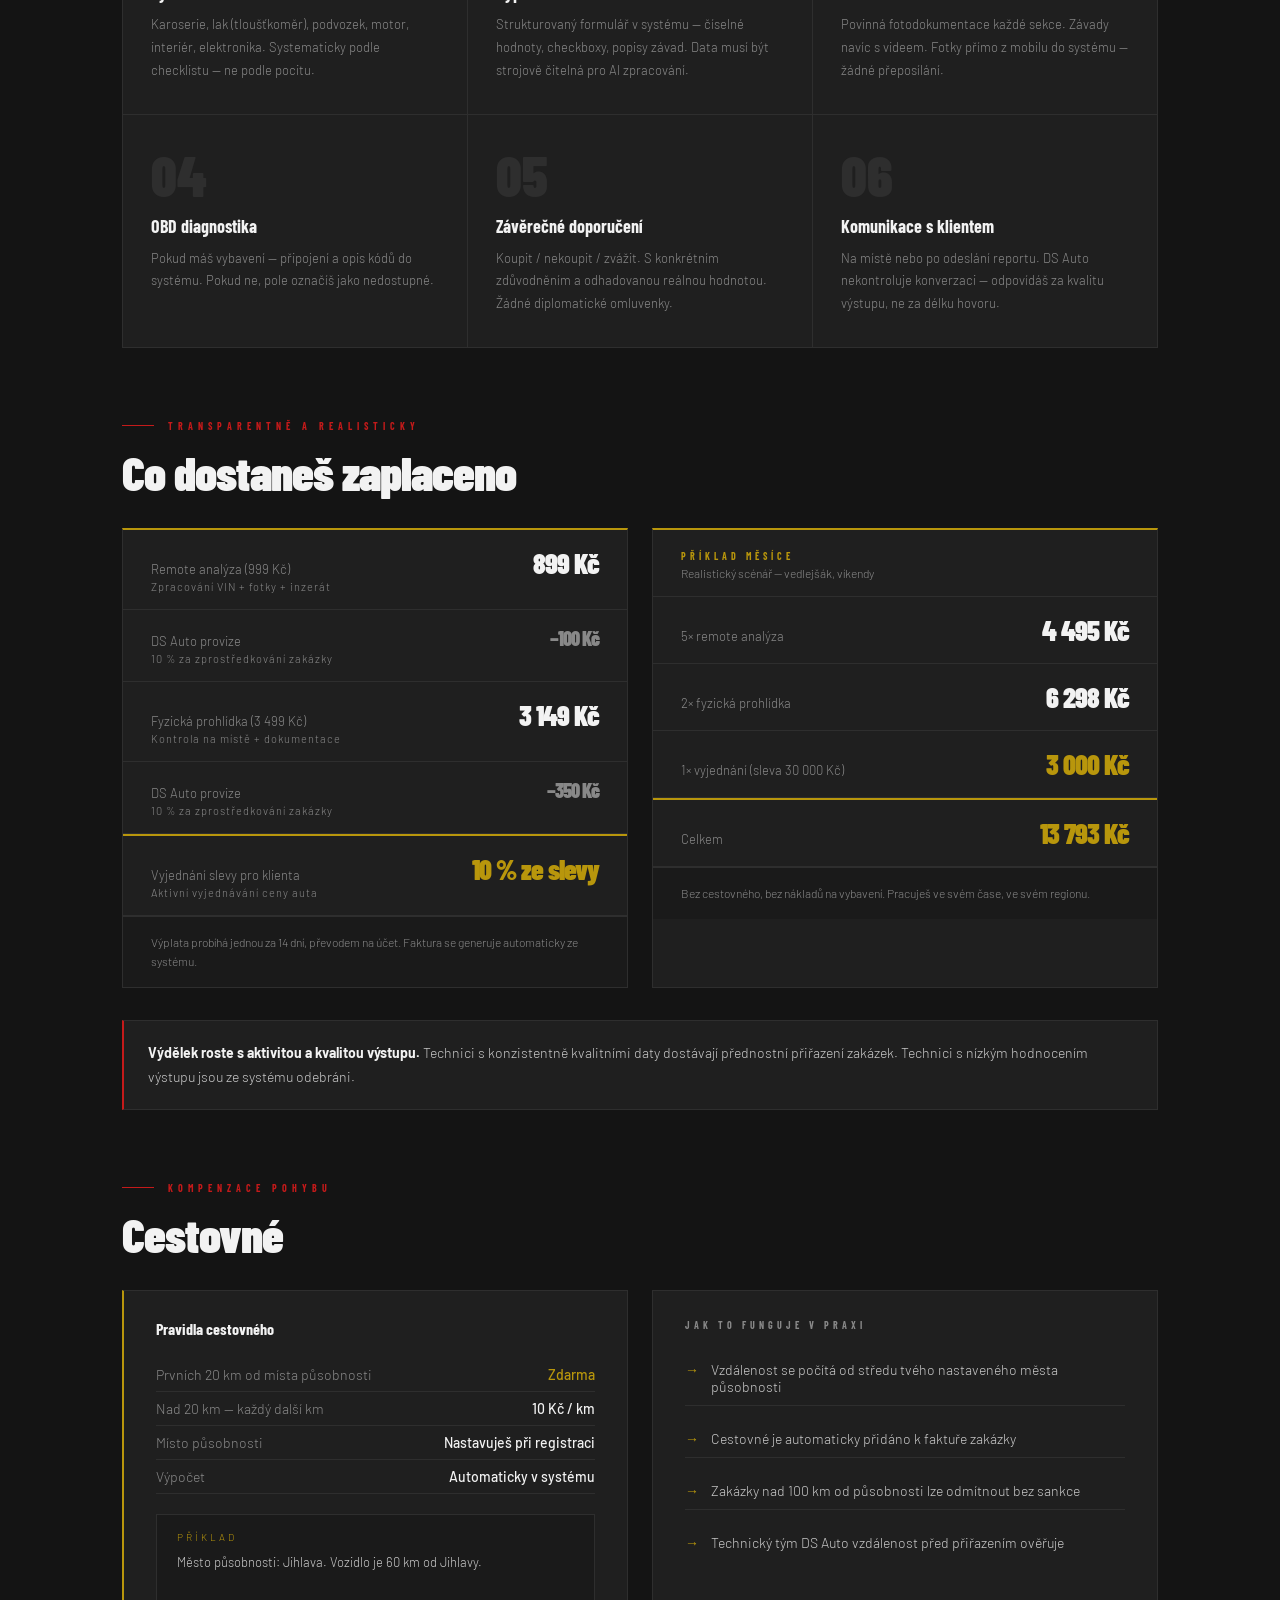
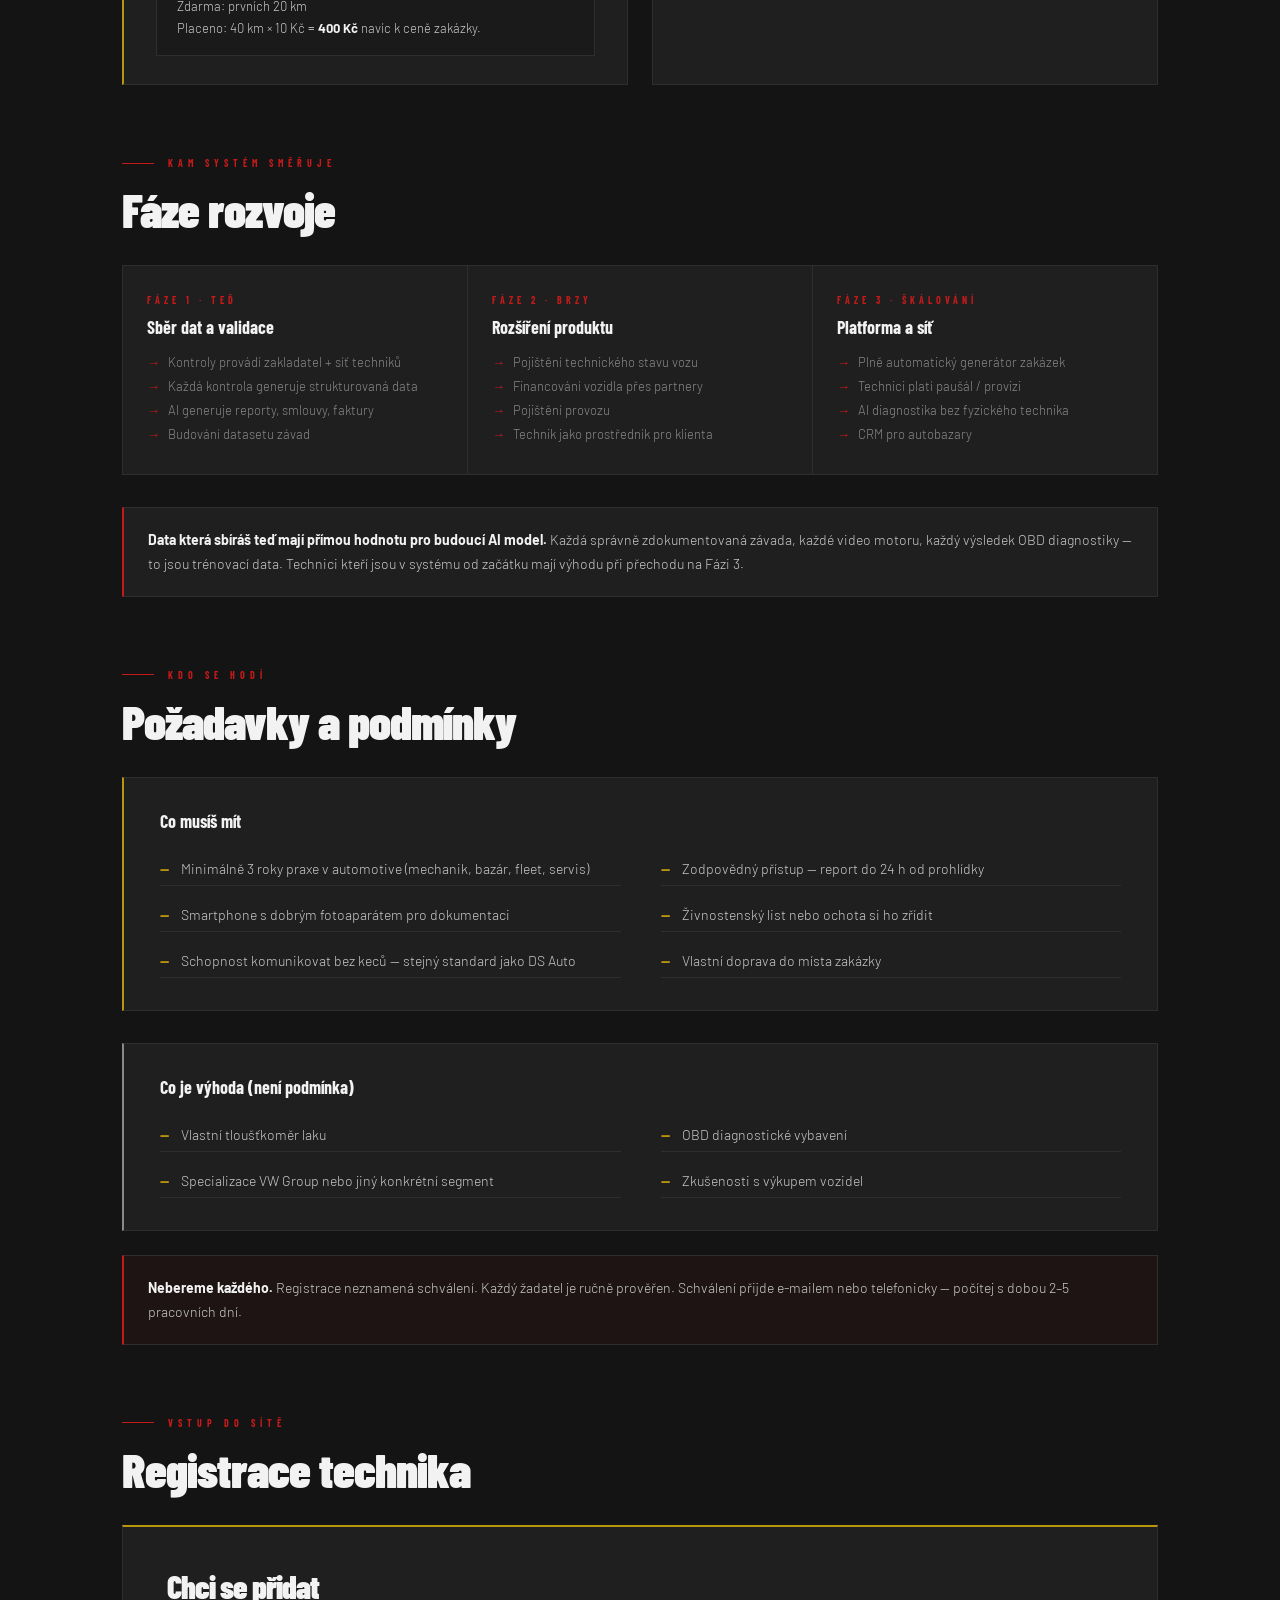
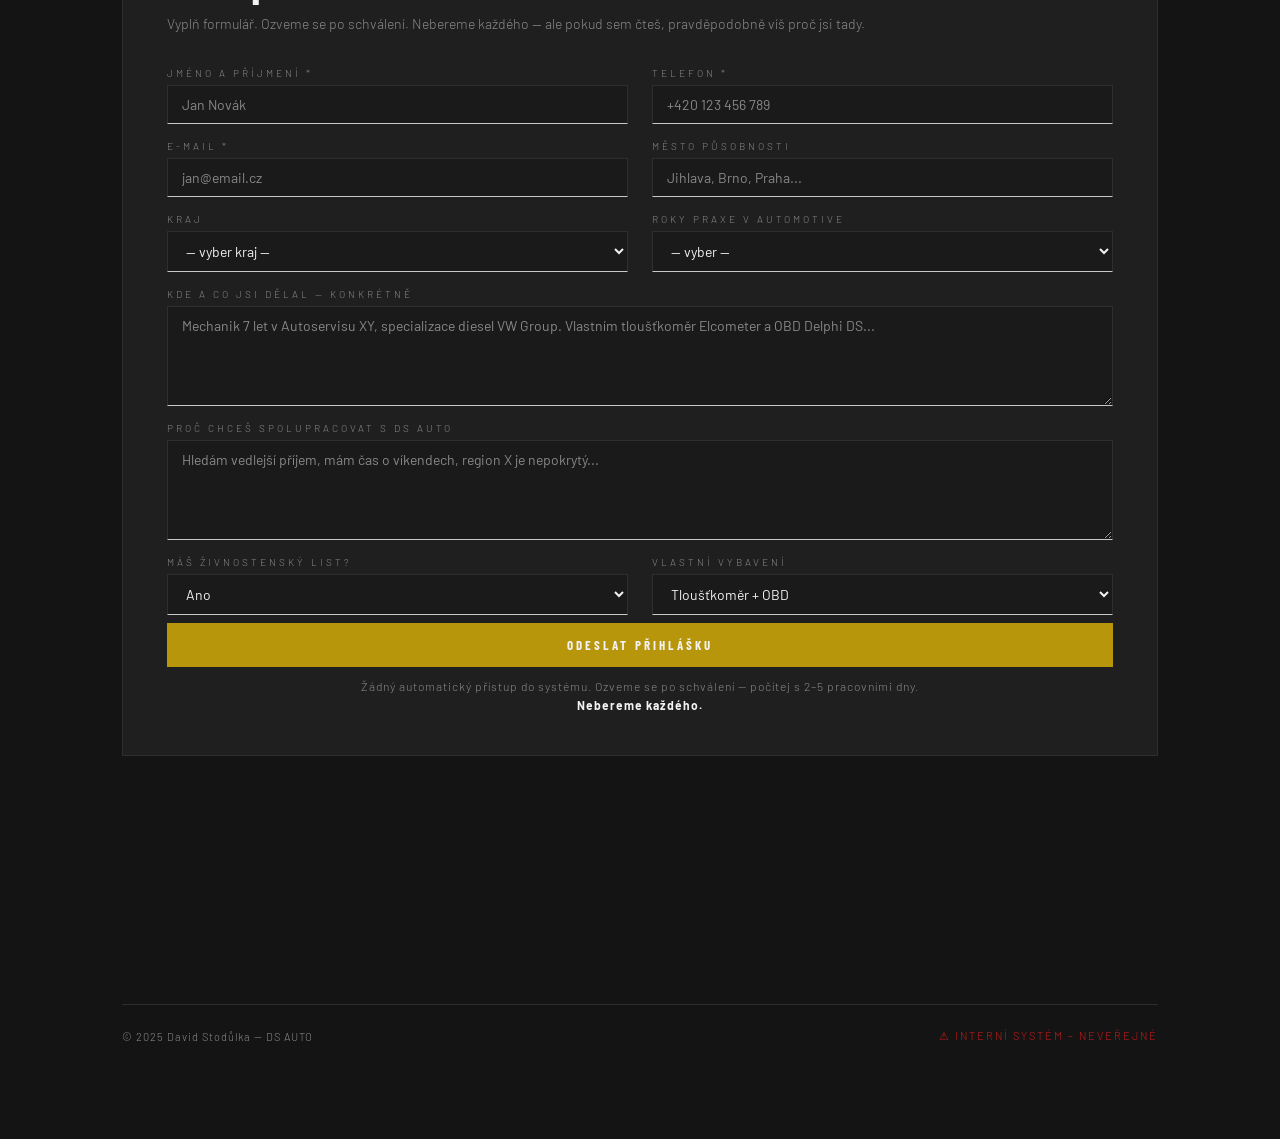
<file: technici.html>
<!DOCTYPE html>
<html lang="cs">
<head>
<meta charset="UTF-8">
<meta name="viewport" content="width=device-width, initial-scale=1.0">
<meta name="robots" content="noindex, nofollow">
<title>DS AUTO — Pro techniky</title>
<!-- INTERNÍ STRÁNKA — NEVEŘEJNÉ — není v menu ani sitemap -->
<link href="https://fonts.googleapis.com/css2?family=Barlow+Condensed:wght@300;400;600;700;900&family=Barlow:wght@300;400;500&display=swap" rel="stylesheet">
<style>
:root {
  --black: #141414; --dark: #1A1A1A; --panel: #1F1F1F;
  --border: #2E2E2E; --steel: #C8C8C8; --white: #F2F2F2;
  --dim: #888888; --red: #C41A1A; --gold: #B8960C;
}
* { margin:0; padding:0; box-sizing:border-box; }
html { scroll-behavior:smooth; }
body { background:var(--black); color:var(--white); font-family:'Barlow',sans-serif; font-weight:300; }

/* NAV */
nav { position:sticky; top:0; background:rgba(20,20,20,0.97); border-bottom:1px solid var(--border); backdrop-filter:blur(12px); z-index:100; }
.nav-inner { max-width:1100px; margin:0 auto; padding:0 32px; display:flex; align-items:center; justify-content:space-between; height:64px; }
.logo { display:flex; align-items:baseline; text-decoration:none; }
.logo-ds { font-family:'Barlow Condensed',sans-serif; font-weight:900; font-size:28px; color:var(--white); letter-spacing:-2px; }
.logo-ds span { color:var(--dim); }
.logo-right { margin-left:8px; }
.logo-auto { font-family:'Barlow Condensed',sans-serif; font-weight:300; font-size:18px; color:var(--steel); letter-spacing:5px; display:block; }
.logo-tag { font-family:'Barlow Condensed',sans-serif; font-size:9px; font-weight:600; color:var(--red); letter-spacing:4px; display:block; }
.nav-badge { font-family:'Barlow Condensed',sans-serif; font-size:10px; font-weight:700; letter-spacing:3px; color:var(--gold); text-transform:uppercase; border:1px solid var(--gold); padding:5px 14px; }
.nav-internal { font-size:11px; color:var(--dim); letter-spacing:2px; }

/* LAYOUT */
.page { max-width:1100px; margin:0 auto; padding:72px 32px 96px; }

/* HERO */
.hero { padding-bottom:64px; border-bottom:1px solid var(--border); margin-bottom:64px; }
.eyebrow { font-family:'Barlow Condensed',sans-serif; font-size:10px; font-weight:700; letter-spacing:6px; color:var(--gold); text-transform:uppercase; display:flex; align-items:center; gap:16px; margin-bottom:20px; }
.eyebrow::before { content:''; display:block; width:40px; height:1px; background:var(--gold); flex-shrink:0; }
h1 { font-family:'Barlow Condensed',sans-serif; font-weight:900; font-size:clamp(48px,7vw,96px); line-height:0.92; letter-spacing:-2px; margin-bottom:28px; }
h1 em { font-style:normal; color:var(--gold); }
.hero-sub { font-size:17px; color:var(--steel); max-width:600px; line-height:1.75; }

/* SECTION */
.section { margin-bottom:72px; }
.section-label { font-family:'Barlow Condensed',sans-serif; font-size:10px; font-weight:700; letter-spacing:5px; color:var(--red); text-transform:uppercase; display:flex; align-items:center; gap:14px; margin-bottom:16px; }
.section-label::before { content:''; display:block; width:32px; height:1px; background:var(--red); flex-shrink:0; }
h2 { font-family:'Barlow Condensed',sans-serif; font-weight:900; font-size:clamp(28px,4vw,48px); letter-spacing:-1px; margin-bottom:32px; line-height:1; }

/* GRID */
.grid-2 { display:grid; grid-template-columns:1fr 1fr; gap:1px; background:var(--border); border:1px solid var(--border); }
.grid-3 { display:grid; grid-template-columns:repeat(3,1fr); gap:1px; background:var(--border); border:1px solid var(--border); }
.grid-4 { display:grid; grid-template-columns:repeat(4,1fr); gap:1px; background:var(--border); border:1px solid var(--border); }
@media(max-width:768px) { .grid-2,.grid-3,.grid-4 { grid-template-columns:1fr; } }

.card { background:var(--panel); padding:32px 28px; }
.card-num { font-family:'Barlow Condensed',sans-serif; font-weight:900; font-size:56px; color:var(--border); line-height:1; margin-bottom:12px; }
.card-title { font-family:'Barlow Condensed',sans-serif; font-weight:700; font-size:18px; color:var(--white); margin-bottom:10px; }
.card-desc { font-size:13px; color:var(--dim); line-height:1.75; }

/* EARNINGS */
.earnings-table { background:var(--panel); border:1px solid var(--border); border-top:2px solid var(--gold); }
.earn-row { display:flex; justify-content:space-between; align-items:baseline; padding:16px 28px; border-bottom:1px solid var(--border); }
.earn-row:last-child { border-bottom:none; }
.earn-label { font-size:13px; color:var(--dim); }
.earn-sub { font-size:11px; color:var(--dim); margin-top:3px; letter-spacing:1px; }
.earn-value { font-family:'Barlow Condensed',sans-serif; font-weight:900; font-size:28px; color:var(--white); letter-spacing:-1px; }
.earn-value.gold { color:var(--gold); }
.earn-value.dim { font-size:20px; color:var(--dim); }
.earn-note { padding:16px 28px; font-size:12px; color:var(--dim); line-height:1.6; border-top:1px solid var(--border); background:var(--dark); }

/* TRAVEL */
.travel-box { background:var(--panel); border:1px solid var(--border); border-left:2px solid var(--gold); padding:28px 32px; }
.travel-title { font-family:'Barlow Condensed',sans-serif; font-weight:700; font-size:16px; color:var(--white); margin-bottom:20px; }
.travel-row { display:flex; justify-content:space-between; padding:8px 0; border-bottom:1px solid var(--border); font-size:14px; }
.travel-row:last-child { border-bottom:none; }
.travel-row span:first-child { color:var(--dim); }
.travel-row span:last-child { color:var(--white); font-weight:500; }
.travel-example { margin-top:20px; padding:16px 20px; background:var(--dark); border:1px solid var(--border); }
.travel-example-label { font-size:10px; color:var(--gold); letter-spacing:3px; text-transform:uppercase; margin-bottom:8px; }
.travel-example p { font-size:13px; color:var(--steel); line-height:1.7; }

/* PROCESS */
.process-list { list-style:none; }
.process-item { display:flex; gap:20px; padding:20px 0; border-bottom:1px solid var(--border); }
.process-item:last-child { border-bottom:none; }
.process-num { font-family:'Barlow Condensed',sans-serif; font-weight:900; font-size:32px; color:var(--red); line-height:1; flex-shrink:0; width:40px; }
.process-content h3 { font-family:'Barlow Condensed',sans-serif; font-weight:700; font-size:18px; color:var(--white); margin-bottom:6px; }
.process-content p { font-size:14px; color:var(--dim); line-height:1.7; }
.process-content .tag { display:inline-block; font-family:'Barlow Condensed',sans-serif; font-size:10px; font-weight:600; letter-spacing:2px; text-transform:uppercase; color:var(--gold); border:1px solid var(--gold); padding:2px 10px; margin-top:8px; }

/* REQUIREMENTS */
.req-grid { display:grid; grid-template-columns:1fr 1fr; gap:12px 40px; }
@media(max-width:600px) { .req-grid { grid-template-columns:1fr; } }
.req-item { display:flex; align-items:flex-start; gap:12px; font-size:14px; color:var(--steel); padding:8px 0; border-bottom:1px solid var(--border); }
.req-item::before { content:'—'; color:var(--gold); flex-shrink:0; font-weight:700; }
.req-item.no::before { color:var(--red); content:'✗'; }

/* HIGHLIGHT BOX */
.highlight { border:1px solid var(--border); border-left:2px solid var(--red); background:var(--panel); padding:20px 24px; margin:24px 0; }
.highlight p { font-size:14px; color:var(--steel); line-height:1.7; }
.highlight strong { color:var(--white); }

/* PHASES */
.phases { display:grid; grid-template-columns:repeat(3,1fr); gap:1px; background:var(--border); border:1px solid var(--border); margin-bottom:32px; }
@media(max-width:700px) { .phases { grid-template-columns:1fr; } }
.phase { background:var(--panel); padding:28px 24px; }
.phase-num { font-family:'Barlow Condensed',sans-serif; font-size:10px; font-weight:700; letter-spacing:4px; color:var(--red); text-transform:uppercase; margin-bottom:10px; }
.phase-title { font-family:'Barlow Condensed',sans-serif; font-weight:700; font-size:18px; color:var(--white); margin-bottom:12px; }
.phase-items { list-style:none; }
.phase-items li { font-size:13px; color:var(--dim); padding:4px 0; display:flex; gap:8px; }
.phase-items li::before { content:'→'; color:var(--red); flex-shrink:0; }

/* FORM */
.form-block { background:var(--panel); border:1px solid var(--border); border-top:2px solid var(--gold); padding:40px 44px; }
.form-title { font-family:'Barlow Condensed',sans-serif; font-weight:900; font-size:32px; color:var(--white); margin-bottom:8px; letter-spacing:-1px; }
.form-sub { font-size:14px; color:var(--dim); margin-bottom:32px; line-height:1.6; }
.form-grid { display:grid; grid-template-columns:1fr 1fr; gap:16px 24px; }
@media(max-width:600px) { .form-grid { grid-template-columns:1fr; } .form-block { padding:28px 24px; } }
.field-group { display:flex; flex-direction:column; gap:6px; }
.field-group.full { grid-column:1/-1; }
.field-label { font-size:10px; color:var(--dim); letter-spacing:3px; text-transform:uppercase; }
.field { background:var(--dark); border:1px solid var(--border); border-bottom:1px solid var(--steel); color:var(--white); font-family:'Barlow',sans-serif; font-size:14px; padding:10px 14px; outline:none; transition:border-color 0.2s; width:100%; }
.field:focus { border-bottom-color:var(--gold); }
.field::placeholder { color:var(--dim); }
select.field option { background:var(--panel); }
textarea.field { min-height:100px; resize:vertical; }
.btn-gold { display:inline-block; padding:14px 38px; background:var(--gold); color:var(--white); font-family:'Barlow Condensed',sans-serif; font-weight:700; font-size:13px; letter-spacing:3px; text-transform:uppercase; text-decoration:none; transition:background 0.2s; cursor:pointer; border:none; width:100%; margin-top:8px; }
.btn-gold:hover { background:#D4A820; }
.form-note { font-size:12px; color:var(--dim); margin-top:10px; letter-spacing:1px; text-align:center; line-height:1.6; }
.form-success { display:none; background:rgba(26,122,26,0.1); border:1px solid #1A7A1A; padding:20px 24px; margin-top:16px; }
.form-success p { font-size:14px; color:#4CAF50; line-height:1.7; }
.form-success strong { color:var(--white); }

/* FOOTER */
.page-footer { border-top:1px solid var(--border); margin-top:80px; padding-top:24px; display:flex; justify-content:space-between; align-items:center; flex-wrap:wrap; gap:12px; }
.footer-copy { font-size:11px; color:var(--dim); letter-spacing:1px; }
.footer-internal { font-size:11px; color:var(--red); letter-spacing:2px; text-transform:uppercase; }
</style>
</head>
<body>

<nav>
  <div class="nav-inner">
    <a href="ds-auto-final.html" class="logo">
      <div class="logo-ds">D<span>S</span></div>
      <div class="logo-right">
        <span class="logo-auto">AUTO</span>
        <span class="logo-tag">BEZ KECŮ</span>
      </div>
    </a>
    <div style="display:flex;align-items:center;gap:20px;">
      <span class="nav-internal">interní systém – neveřejné</span>
      <span class="nav-badge">Pro techniky</span>
    </div>
  </div>
</nav>

<div class="page">

  <!-- HERO -->
  <div class="hero">
    <div class="eyebrow">DS Auto síť · Spolupráce techniků</div>
    <h1>Děláš kontroly.<br>My máme <em>zakázky.</em></h1>
    <p class="hero-sub">Přímočará spolupráce bez bullshitu. Dostaneš konkrétní zakázku, uděláš strukturovanou kontrolu, dostaneš zaplaceno. Systém funguje — pokud funguje každý v něm.</p>
  </div>

  <!-- JAK TO FUNGUJE -->
  <div class="section">
    <div class="section-label">Princip spolupráce</div>
    <h2>Jak to funguje</h2>
    <ul class="process-list">
      <li class="process-item">
        <div class="process-num">01</div>
        <div class="process-content">
          <h3>Zakázka přijde k tobě podle lokality</h3>
          <p>Klient poptá prověření v určitém regionu. Systém přiřadí zakázku technikovi nejblíže místu vozidla. Dostaneš notifikaci s detaily — adresa, typ vozidla, kontakt na klienta.</p>
          <span class="tag">Automatické přiřazení dle regionu</span>
        </div>
      </li>
      <li class="process-item">
        <div class="process-num">02</div>
        <div class="process-content">
          <h3>Domluvíš termín přímo s klientem</h3>
          <p>Kontakt na klienta dostaneš v zadání. Termín si dohodneš sám. DS Auto nekontroluje čas — kontroluje výstup.</p>
        </div>
      </li>
      <li class="process-item">
        <div class="process-num">03</div>
        <div class="process-content">
          <h3>Provedení strukturované kontroly</h3>
          <p>Přijdeš na místo, projdeš standardizovaný checklist v interním systému. Každá položka má své místo. Žádné volné psaní — data musí být strojově zpracovatelná.</p>
          <span class="tag">Strukturovaný formulář v systému</span>
        </div>
      </li>
      <li class="process-item">
        <div class="process-num">04</div>
        <div class="process-content">
          <h3>Dokumentace závad — foto a video</h3>
          <p>Každá zjištěná závada musí být zdokumentována. Fotky přímo z telefonu, video pro pohyblivé části nebo zvukové projevy. Bez dokumentace není výstup kompletní.</p>
          <span class="tag">Data slouží pro trénink AI</span>
        </div>
      </li>
      <li class="process-item">
        <div class="process-num">05</div>
        <div class="process-content">
          <h3>Odeslání výstupu — systém generuje report</h3>
          <p>Po dokončení kontroly odešleš formulář. Systém automaticky vygeneruje report pro klienta, smlouvu a fakturu. Tvůj výdělek se zaznamená a proplatí dle platebního cyklu.</p>
        </div>
      </li>
    </ul>
  </div>

  <!-- CO TECHNIK DĚLÁ -->
  <div class="section">
    <div class="section-label">Náplň práce</div>
    <h2>Co konkrétně děláš</h2>
    <div class="grid-3">
      <div class="card">
        <div class="card-num">01</div>
        <div class="card-title">Fyzická kontrola vozidla</div>
        <div class="card-desc">Karoserie, lak (tloušťkoměr), podvozek, motor, interiér, elektronika. Systematicky podle checklistu — ne podle pocitu.</div>
      </div>
      <div class="card">
        <div class="card-num">02</div>
        <div class="card-title">Vyplnění formuláře</div>
        <div class="card-desc">Strukturovaný formulář v systému — číselné hodnoty, checkboxy, popisy závad. Data musí být strojově čitelná pro AI zpracování.</div>
      </div>
      <div class="card">
        <div class="card-num">03</div>
        <div class="card-title">Fotodokumentace</div>
        <div class="card-desc">Povinná fotodokumentace každé sekce. Závady navíc s videem. Fotky přímo z mobilu do systému — žádné přeposílání.</div>
      </div>
      <div class="card">
        <div class="card-num">04</div>
        <div class="card-title">OBD diagnostika</div>
        <div class="card-desc">Pokud máš vybavení — připojení a opis kódů do systému. Pokud ne, pole označíš jako nedostupné.</div>
      </div>
      <div class="card">
        <div class="card-num">05</div>
        <div class="card-title">Závěrečné doporučení</div>
        <div class="card-desc">Koupit / nekoupit / zvážit. S konkrétním zdůvodněním a odhadovanou reálnou hodnotou. Žádné diplomatické omluvenky.</div>
      </div>
      <div class="card">
        <div class="card-num">06</div>
        <div class="card-title">Komunikace s klientem</div>
        <div class="card-desc">Na místě nebo po odeslání reportu. DS Auto nekontroluje konverzaci — odpovídáš za kvalitu výstupu, ne za délku hovoru.</div>
      </div>
    </div>
  </div>

  <!-- VÝDĚLEK -->
  <div class="section">
    <div class="section-label">Transparentně a realisticky</div>
    <h2>Co dostaneš zaplaceno</h2>

    <div style="display:grid;grid-template-columns:1fr 1fr;gap:24px;margin-bottom:32px;">

      <div class="earnings-table">
        <div class="earn-row">
          <div><div class="earn-label">Remote analýza (999 Kč)</div><div class="earn-sub">Zpracování VIN + fotky + inzerát</div></div>
          <div class="earn-value">899 Kč</div>
        </div>
        <div class="earn-row">
          <div><div class="earn-label">DS Auto provize</div><div class="earn-sub">10 % za zprostředkování zakázky</div></div>
          <div class="earn-value dim">−100 Kč</div>
        </div>
        <div class="earn-row">
          <div><div class="earn-label">Fyzická prohlídka (3 499 Kč)</div><div class="earn-sub">Kontrola na místě + dokumentace</div></div>
          <div class="earn-value">3 149 Kč</div>
        </div>
        <div class="earn-row">
          <div><div class="earn-label">DS Auto provize</div><div class="earn-sub">10 % za zprostředkování zakázky</div></div>
          <div class="earn-value dim">−350 Kč</div>
        </div>
        <div class="earn-row" style="border-top:2px solid var(--gold);">
          <div><div class="earn-label">Vyjednání slevy pro klienta</div><div class="earn-sub">Aktivní vyjednávání ceny auta</div></div>
          <div class="earn-value gold">10 % ze slevy</div>
        </div>
        <div class="earn-note">Výplata probíhá jednou za 14 dní, převodem na účet. Faktura se generuje automaticky ze systému.</div>
      </div>

      <div class="earnings-table">
        <div style="padding:20px 28px 16px;border-bottom:1px solid var(--border);">
          <div style="font-family:'Barlow Condensed',sans-serif;font-size:10px;font-weight:700;letter-spacing:4px;color:var(--gold);text-transform:uppercase;margin-bottom:4px;">Příklad měsíce</div>
          <div style="font-size:12px;color:var(--dim);">Realistický scénář — vedlejšák, víkendy</div>
        </div>
        <div class="earn-row">
          <div class="earn-label">5× remote analýza</div>
          <div class="earn-value">4 495 Kč</div>
        </div>
        <div class="earn-row">
          <div class="earn-label">2× fyzická prohlídka</div>
          <div class="earn-value">6 298 Kč</div>
        </div>
        <div class="earn-row">
          <div class="earn-label">1× vyjednání (sleva 30 000 Kč)</div>
          <div class="earn-value gold">3 000 Kč</div>
        </div>
        <div class="earn-row" style="border-top:2px solid var(--gold);">
          <div class="earn-label">Celkem</div>
          <div class="earn-value gold">13 793 Kč</div>
        </div>
        <div class="earn-note">Bez cestovného, bez nákladů na vybavení. Pracuješ ve svém čase, ve svém regionu.</div>
      </div>

    </div>

    <div class="highlight">
      <p><strong>Výdělek roste s aktivitou a kvalitou výstupu.</strong> Technici s konzistentně kvalitními daty dostávají přednostní přiřazení zakázek. Technici s nízkým hodnocením výstupu jsou ze systému odebráni.</p>
    </div>
  </div>

  <!-- CESTOVNÉ -->
  <div class="section">
    <div class="section-label">Kompenzace pohybu</div>
    <h2>Cestovné</h2>
    <div style="display:grid;grid-template-columns:1fr 1fr;gap:24px;">
      <div class="travel-box">
        <div class="travel-title">Pravidla cestovného</div>
        <div class="travel-row"><span>Prvních 20 km od místa působnosti</span><span style="color:var(--gold)">Zdarma</span></div>
        <div class="travel-row"><span>Nad 20 km — každý další km</span><span>10 Kč / km</span></div>
        <div class="travel-row"><span>Místo působnosti</span><span>Nastavuješ při registraci</span></div>
        <div class="travel-row"><span>Výpočet</span><span>Automaticky v systému</span></div>
        <div class="travel-example">
          <div class="travel-example-label">Příklad</div>
          <p>Město působnosti: Jihlava. Vozidlo je 60 km od Jihlavy.<br><br>
          Zdarma: prvních 20 km<br>
          Placeno: 40 km × 10 Kč = <strong style="color:var(--white)">400 Kč</strong> navíc k ceně zakázky.</p>
        </div>
      </div>
      <div style="background:var(--panel);border:1px solid var(--border);padding:28px 32px;">
        <div style="font-family:'Barlow Condensed',sans-serif;font-size:10px;font-weight:700;letter-spacing:4px;color:var(--dim);text-transform:uppercase;margin-bottom:20px;">Jak to funguje v praxi</div>
        <ul style="list-style:none;display:flex;flex-direction:column;gap:14px;">
          <li style="font-size:14px;color:var(--steel);padding:10px 0;border-bottom:1px solid var(--border);display:flex;gap:12px;"><span style="color:var(--gold);flex-shrink:0;">→</span>Vzdálenost se počítá od středu tvého nastaveného města působnosti</li>
          <li style="font-size:14px;color:var(--steel);padding:10px 0;border-bottom:1px solid var(--border);display:flex;gap:12px;"><span style="color:var(--gold);flex-shrink:0;">→</span>Cestovné je automaticky přidáno k faktuře zakázky</li>
          <li style="font-size:14px;color:var(--steel);padding:10px 0;border-bottom:1px solid var(--border);display:flex;gap:12px;"><span style="color:var(--gold);flex-shrink:0;">→</span>Zakázky nad 100 km od působnosti lze odmítnout bez sankce</li>
          <li style="font-size:14px;color:var(--steel);padding:10px 0;display:flex;gap:12px;"><span style="color:var(--gold);flex-shrink:0;">→</span>Technický tým DS Auto vzdálenost před přiřazením ověřuje</li>
        </ul>
      </div>
    </div>
  </div>

  <!-- FÁZE SYSTÉMU -->
  <div class="section">
    <div class="section-label">Kam systém směřuje</div>
    <h2>Fáze rozvoje</h2>
    <div class="phases">
      <div class="phase">
        <div class="phase-num">Fáze 1 · Teď</div>
        <div class="phase-title">Sběr dat a validace</div>
        <ul class="phase-items">
          <li>Kontroly provádí zakladatel + síť techniků</li>
          <li>Každá kontrola generuje strukturovaná data</li>
          <li>AI generuje reporty, smlouvy, faktury</li>
          <li>Budování datasetu závad</li>
        </ul>
      </div>
      <div class="phase">
        <div class="phase-num">Fáze 2 · Brzy</div>
        <div class="phase-title">Rozšíření produktu</div>
        <ul class="phase-items">
          <li>Pojištění technického stavu vozu</li>
          <li>Financování vozidla přes partnery</li>
          <li>Pojištění provozu</li>
          <li>Technik jako prostředník pro klienta</li>
        </ul>
      </div>
      <div class="phase">
        <div class="phase-num">Fáze 3 · Škálování</div>
        <div class="phase-title">Platforma a síť</div>
        <ul class="phase-items">
          <li>Plně automatický generátor zakázek</li>
          <li>Technici platí paušál / provizi</li>
          <li>AI diagnostika bez fyzického technika</li>
          <li>CRM pro autobazary</li>
        </ul>
      </div>
    </div>
    <div class="highlight">
      <p><strong>Data která sbíráš teď mají přímou hodnotu pro budoucí AI model.</strong> Každá správně zdokumentovaná závada, každé video motoru, každý výsledek OBD diagnostiky — to jsou trénovací data. Technici kteří jsou v systému od začátku mají výhodu při přechodu na Fázi 3.</p>
    </div>
  </div>

  <!-- POŽADAVKY -->
  <div class="section">
    <div class="section-label">Kdo se hodí</div>
    <h2>Požadavky a podmínky</h2>
    <div style="background:var(--panel);border:1px solid var(--border);border-left:2px solid var(--gold);padding:32px 36px;margin-bottom:32px;">
      <div style="font-family:'Barlow Condensed',sans-serif;font-weight:700;font-size:18px;color:var(--white);margin-bottom:20px;">Co musíš mít</div>
      <div class="req-grid">
        <div class="req-item">Minimálně 3 roky praxe v automotive (mechanik, bazár, fleet, servis)</div>
        <div class="req-item">Zodpovědný přístup — report do 24 h od prohlídky</div>
        <div class="req-item">Smartphone s dobrým fotoaparátem pro dokumentaci</div>
        <div class="req-item">Živnostenský list nebo ochota si ho zřídit</div>
        <div class="req-item">Schopnost komunikovat bez keců — stejný standard jako DS Auto</div>
        <div class="req-item">Vlastní doprava do místa zakázky</div>
      </div>
    </div>
    <div style="background:var(--panel);border:1px solid var(--border);border-left:2px solid var(--dim);padding:32px 36px;">
      <div style="font-family:'Barlow Condensed',sans-serif;font-weight:700;font-size:18px;color:var(--white);margin-bottom:20px;">Co je výhoda (není podmínka)</div>
      <div class="req-grid">
        <div class="req-item">Vlastní tloušťkoměr laku</div>
        <div class="req-item">OBD diagnostické vybavení</div>
        <div class="req-item">Specializace VW Group nebo jiný konkrétní segment</div>
        <div class="req-item">Zkušenosti s výkupem vozidel</div>
      </div>
    </div>
    <div style="margin-top:24px;background:rgba(196,26,26,0.06);border:1px solid var(--border);border-left:2px solid var(--red);padding:20px 24px;">
      <p style="font-size:14px;color:var(--steel);line-height:1.7;"><strong style="color:var(--white);">Nebereme každého.</strong> Registrace neznamená schválení. Každý žadatel je ručně prověřen. Schválení přijde e-mailem nebo telefonicky — počítej s dobou 2–5 pracovních dní.</p>
    </div>
  </div>

  <!-- REGISTRAČNÍ FORMULÁŘ -->
  <div class="section" id="registrace">
    <div class="section-label">Vstup do sítě</div>
    <h2>Registrace technika</h2>

    <div class="form-block" id="regForm">
      <div class="form-title">Chci se přidat</div>
      <div class="form-sub">Vyplň formulář. Ozveme se po schválení. Nebereme každého — ale pokud sem čteš, pravděpodobně víš proč jsi tady.</div>

      <div class="form-grid">
        <div class="field-group">
          <label class="field-label">Jméno a příjmení *</label>
          <input class="field" type="text" id="reg_jmeno" placeholder="Jan Novák">
        </div>
        <div class="field-group">
          <label class="field-label">Telefon *</label>
          <input class="field" type="tel" id="reg_tel" placeholder="+420 123 456 789">
        </div>
        <div class="field-group">
          <label class="field-label">E-mail *</label>
          <input class="field" type="email" id="reg_email" placeholder="jan@email.cz">
        </div>
        <div class="field-group">
          <label class="field-label">Město působnosti</label>
          <input class="field" type="text" id="reg_mesto" placeholder="Jihlava, Brno, Praha...">
        </div>
        <div class="field-group">
          <label class="field-label">Kraj</label>
          <select class="field" id="reg_kraj">
            <option value="">— vyber kraj —</option>
            <option>Vysočina</option>
            <option>Jihomoravský</option>
            <option>Pardubický</option>
            <option>Královéhradecký</option>
            <option>Středočeský</option>
            <option>Praha</option>
            <option>Plzeňský</option>
            <option>Jihočeský</option>
            <option>Ústecký</option>
            <option>Liberecký</option>
            <option>Moravskoslezský</option>
            <option>Olomoucký</option>
            <option>Zlínský</option>
            <option>Karlovarský</option>
          </select>
        </div>
        <div class="field-group">
          <label class="field-label">Roky praxe v automotive</label>
          <select class="field" id="reg_praxe">
            <option value="">— vyber —</option>
            <option>3–5 let</option>
            <option>5–10 let</option>
            <option>10–15 let</option>
            <option>15+ let</option>
          </select>
        </div>
        <div class="field-group full">
          <label class="field-label">Kde a co jsi dělal — konkrétně</label>
          <textarea class="field" id="reg_zkusenosti" placeholder="Mechanik 7 let v Autoservisu XY, specializace diesel VW Group. Vlastním tloušťkoměr Elcometer a OBD Delphi DS..."></textarea>
        </div>
        <div class="field-group full">
          <label class="field-label">Proč chceš spolupracovat s DS Auto</label>
          <textarea class="field" id="reg_motivace" placeholder="Hledám vedlejší příjem, mám čas o víkendech, region X je nepokrytý..."></textarea>
        </div>
        <div class="field-group">
          <label class="field-label">Máš živnostenský list?</label>
          <select class="field" id="reg_zivnost">
            <option>Ano</option>
            <option>Ne, ale zřídím si ho</option>
            <option>Ne a nechci</option>
          </select>
        </div>
        <div class="field-group">
          <label class="field-label">Vlastní vybavení</label>
          <select class="field" id="reg_vybaveni">
            <option>Tloušťkoměr + OBD</option>
            <option>Jen tloušťkoměr</option>
            <option>Jen OBD</option>
            <option>Žádné vlastní</option>
          </select>
        </div>
      </div>

      <div id="reg_status" style="display:none;padding:12px 16px;font-size:13px;margin-top:16px;"></div>
      <button class="btn-gold" onclick="submitRegistration()">Odeslat přihlášku</button>
      <div class="form-note">
        Žádný automatický přístup do systému. Ozveme se po schválení — počítej s 2–5 pracovními dny.<br>
        <strong style="color:var(--white);">Nebereme každého.</strong>
      </div>
    </div>

    <div class="form-success" id="regSuccess">
      <p><strong>Přihláška odeslána.</strong><br><br>
      Ozveme se po schválení. Nebereme každého — ale pokud máš co nabídnout, dáme vědět.<br><br>
      Čekej na e-mail nebo telefonát do 2–5 pracovních dní.</p>
    </div>
  </div>

</div><!-- /page -->

<div class="page" style="padding-top:0;">
  <div class="page-footer">
    <div class="footer-copy">© 2025 David Stodůlka — DS AUTO</div>
    <div class="footer-internal">⚠ interní systém – neveřejné</div>
  </div>
</div>

<script>
// DATA STRUKTURA připravená pro backend
// TODO: Nahradit emailjs.send() za fetch('/api/technici/register', { method:'POST', body:JSON.stringify(data) })
function submitRegistration() {
  const fields = {
    jmeno: document.getElementById('reg_jmeno').value.trim(),
    tel: document.getElementById('reg_tel').value.trim(),
    email: document.getElementById('reg_email').value.trim(),
    mesto: document.getElementById('reg_mesto').value.trim(),
    kraj: document.getElementById('reg_kraj').value,
    praxe: document.getElementById('reg_praxe').value,
    zkusenosti: document.getElementById('reg_zkusenosti').value.trim(),
    motivace: document.getElementById('reg_motivace').value.trim(),
    zivnost: document.getElementById('reg_zivnost').value,
    vybaveni: document.getElementById('reg_vybaveni').value,
  };

  const status = document.getElementById('reg_status');

  if (!fields.jmeno || !fields.tel || !fields.email) {
    status.style.display = 'block';
    status.style.background = 'rgba(196,26,26,0.15)';
    status.style.color = '#ff6b6b';
    status.textContent = 'Vyplňte jméno, telefon a e-mail.';
    return;
  }

  if (fields.zivnost === 'Ne a nechci') {
    status.style.display = 'block';
    status.style.background = 'rgba(196,26,26,0.15)';
    status.style.color = '#ff6b6b';
    status.textContent = 'Pro spolupráci je živnostenský list podmínkou.';
    return;
  }

  // Payload připravený pro API
  const payload = {
    timestamp: new Date().toISOString(),
    typ: 'REGISTRACE_TECHNIKA',
    status: 'CEKA_NA_SCHVALENI',
    ...fields
  };

  console.log('[DS AUTO] Registrace technika:', payload);
  // TODO: await fetch('/api/technici/register', { method:'POST', body:JSON.stringify(payload) })

  document.getElementById('regForm').style.display = 'none';
  document.getElementById('regSuccess').style.display = 'block';
  window.scrollTo({ top: document.getElementById('regSuccess').offsetTop - 100, behavior: 'smooth' });
}
</script>
</body>
</html>
</file>
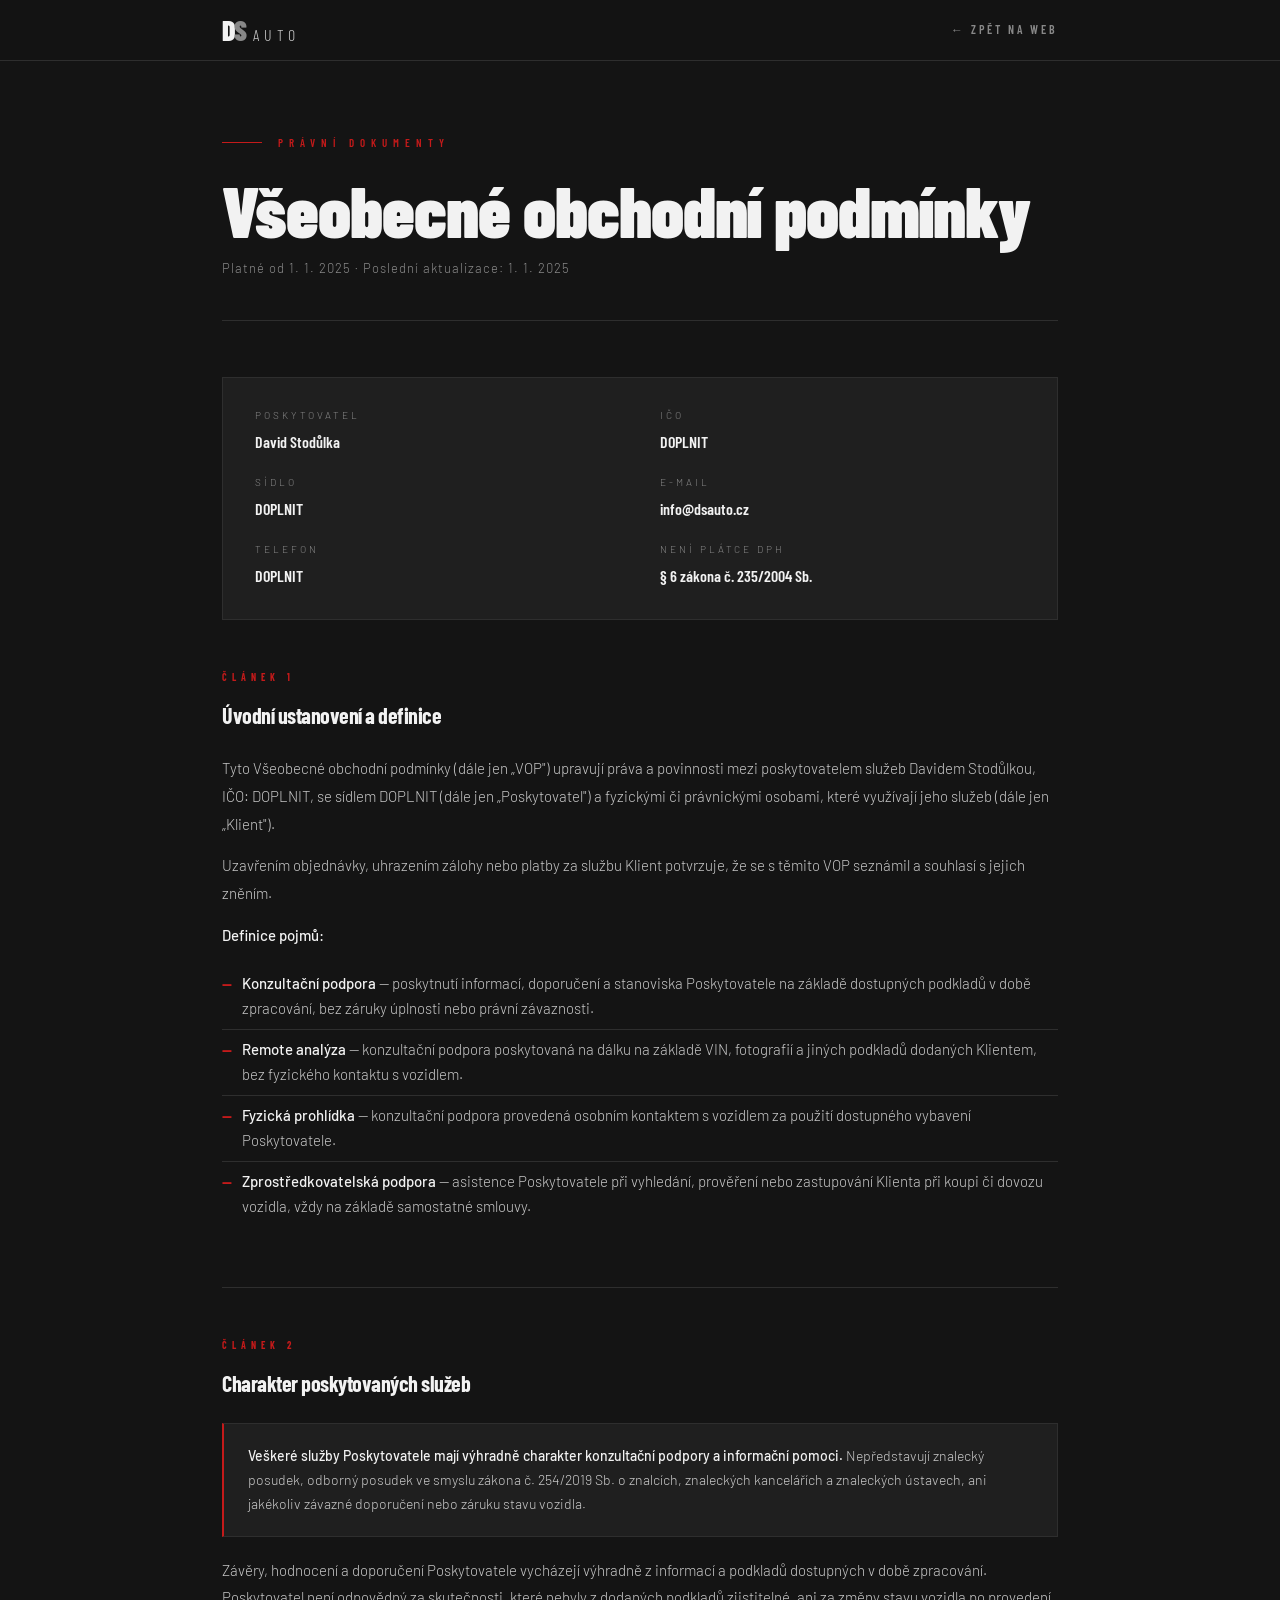
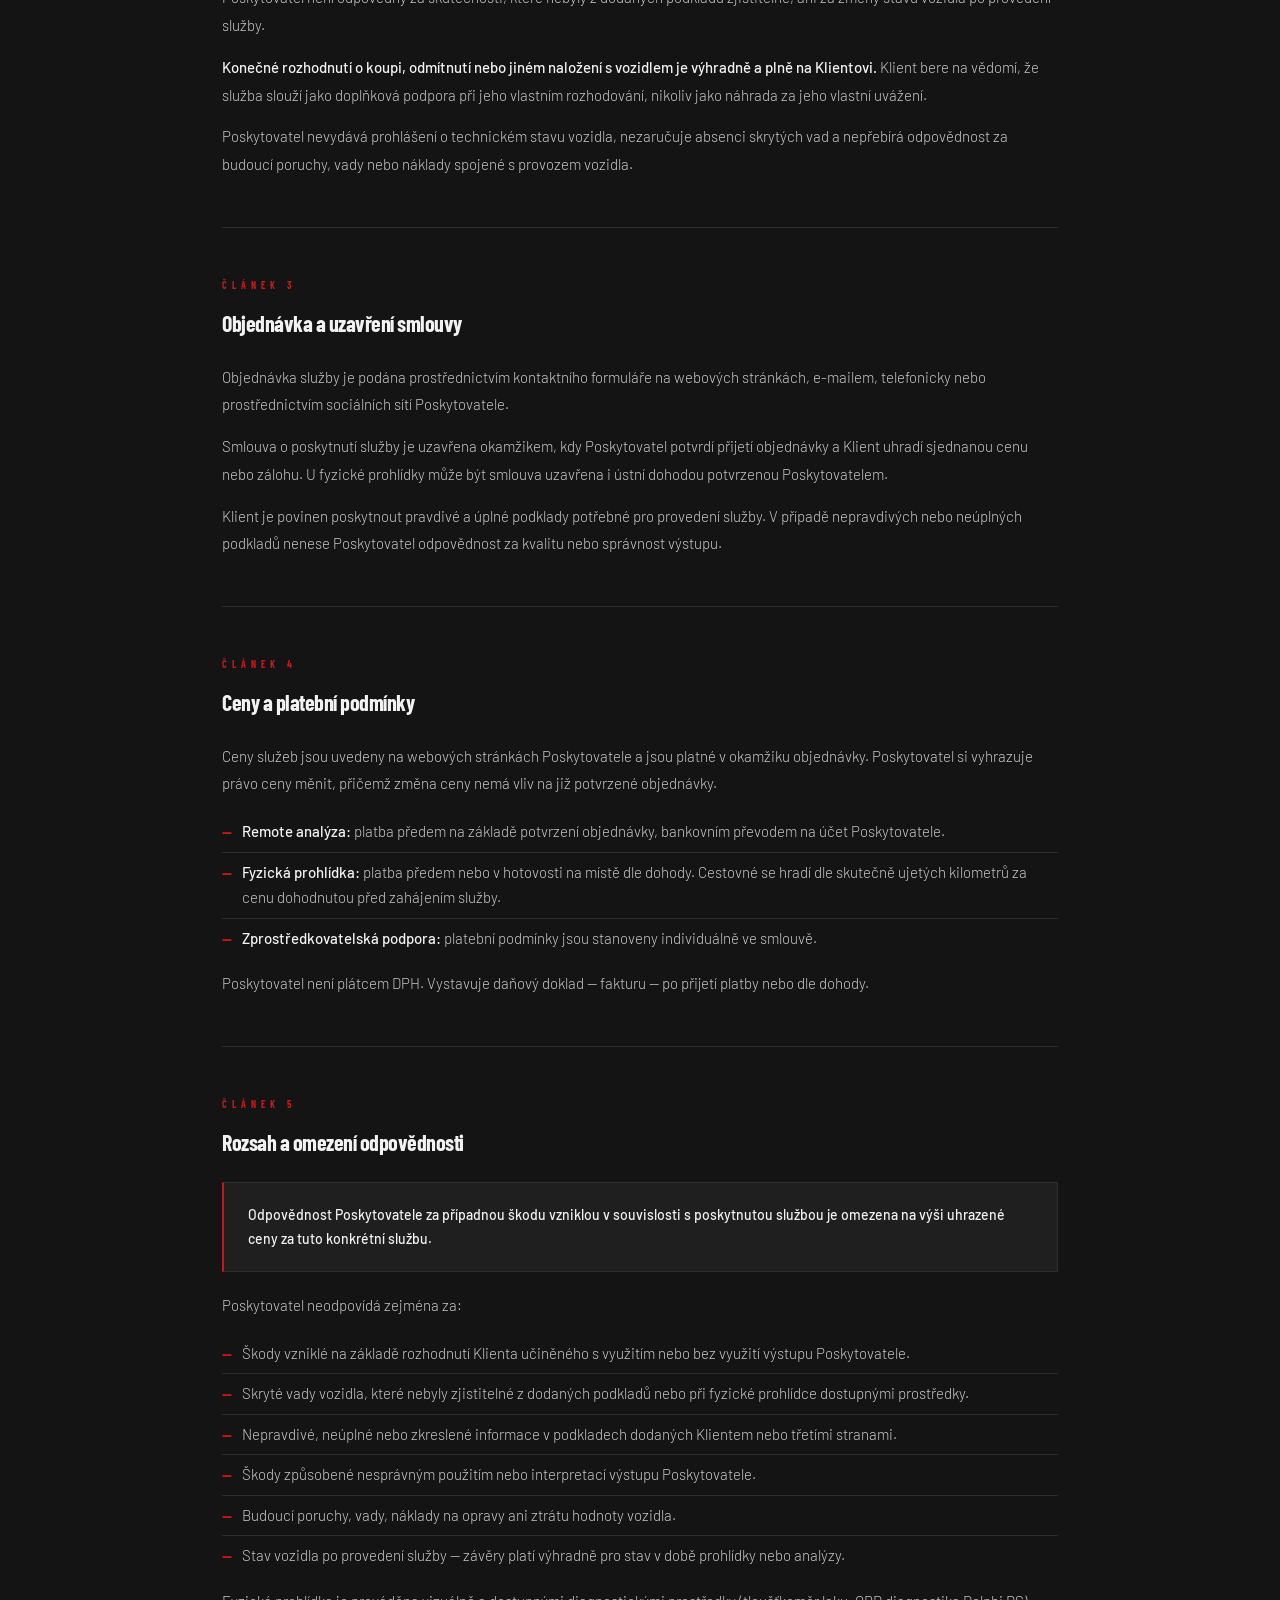
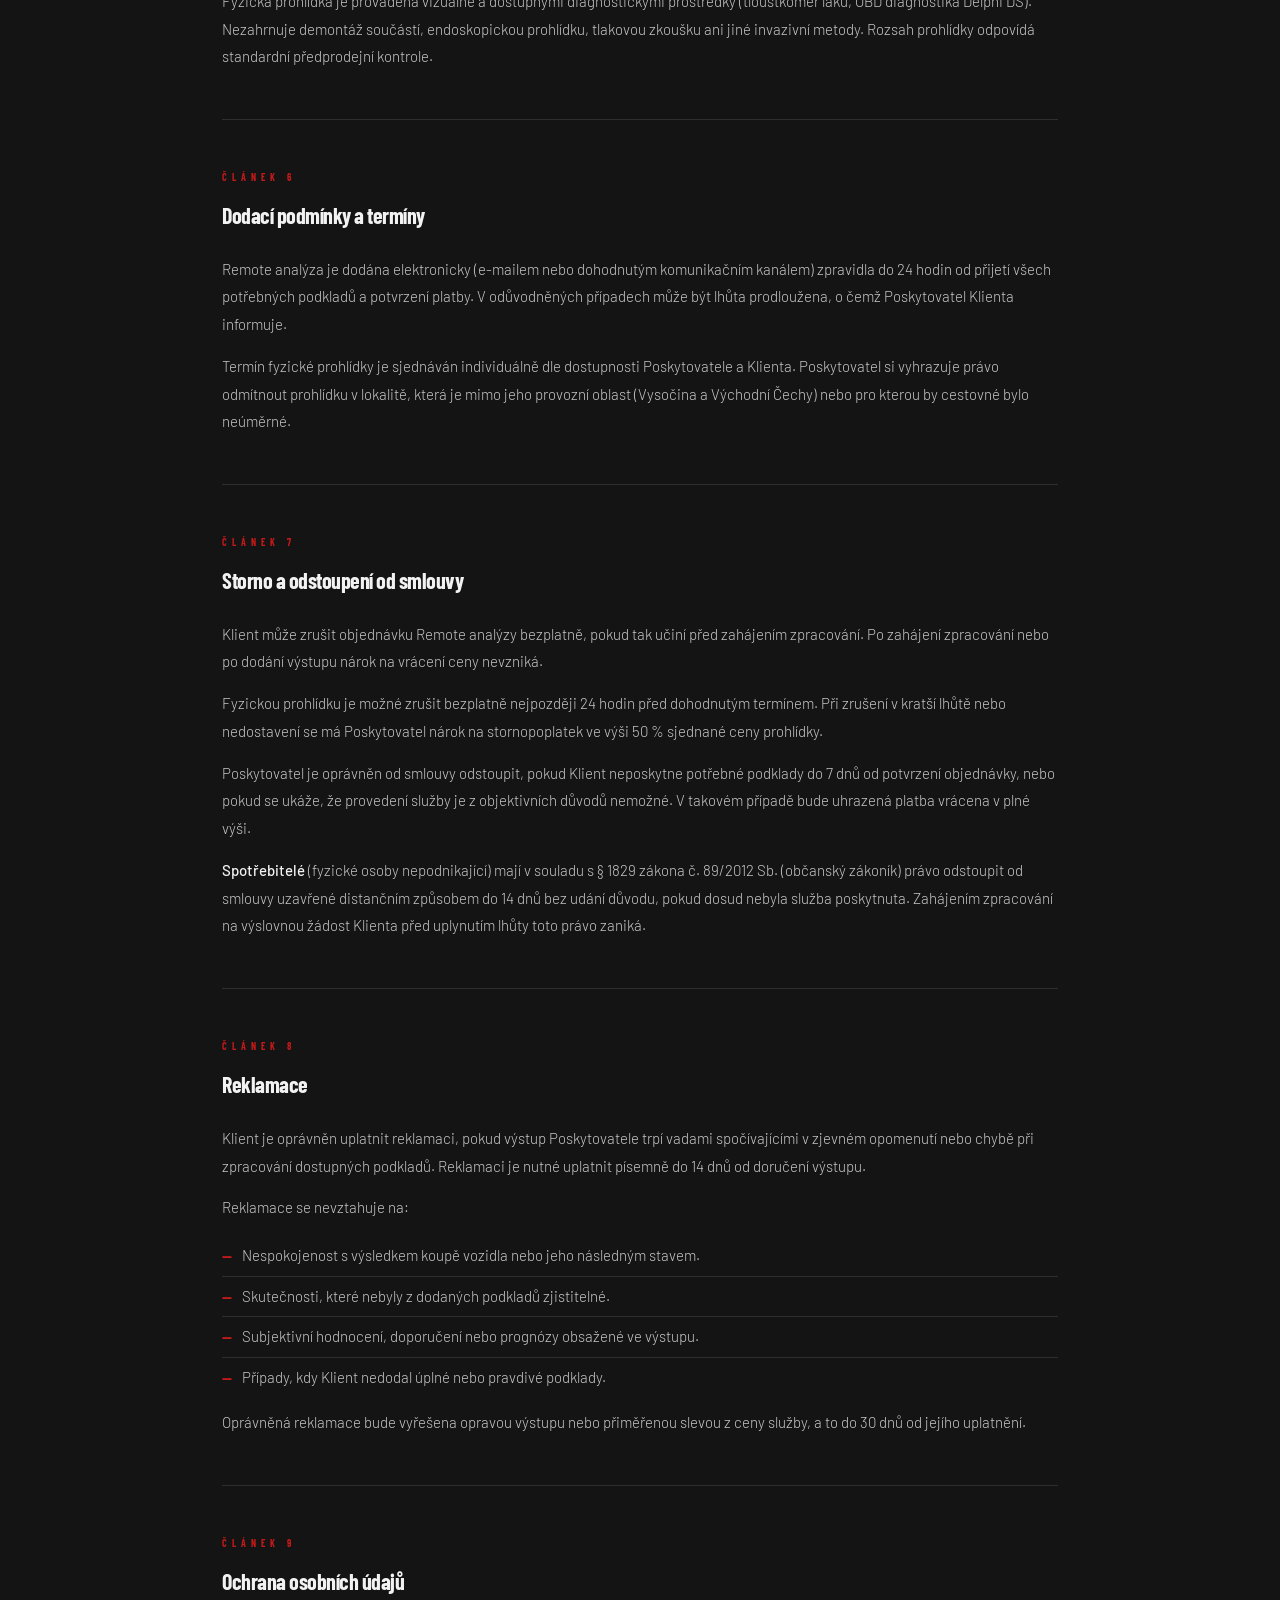
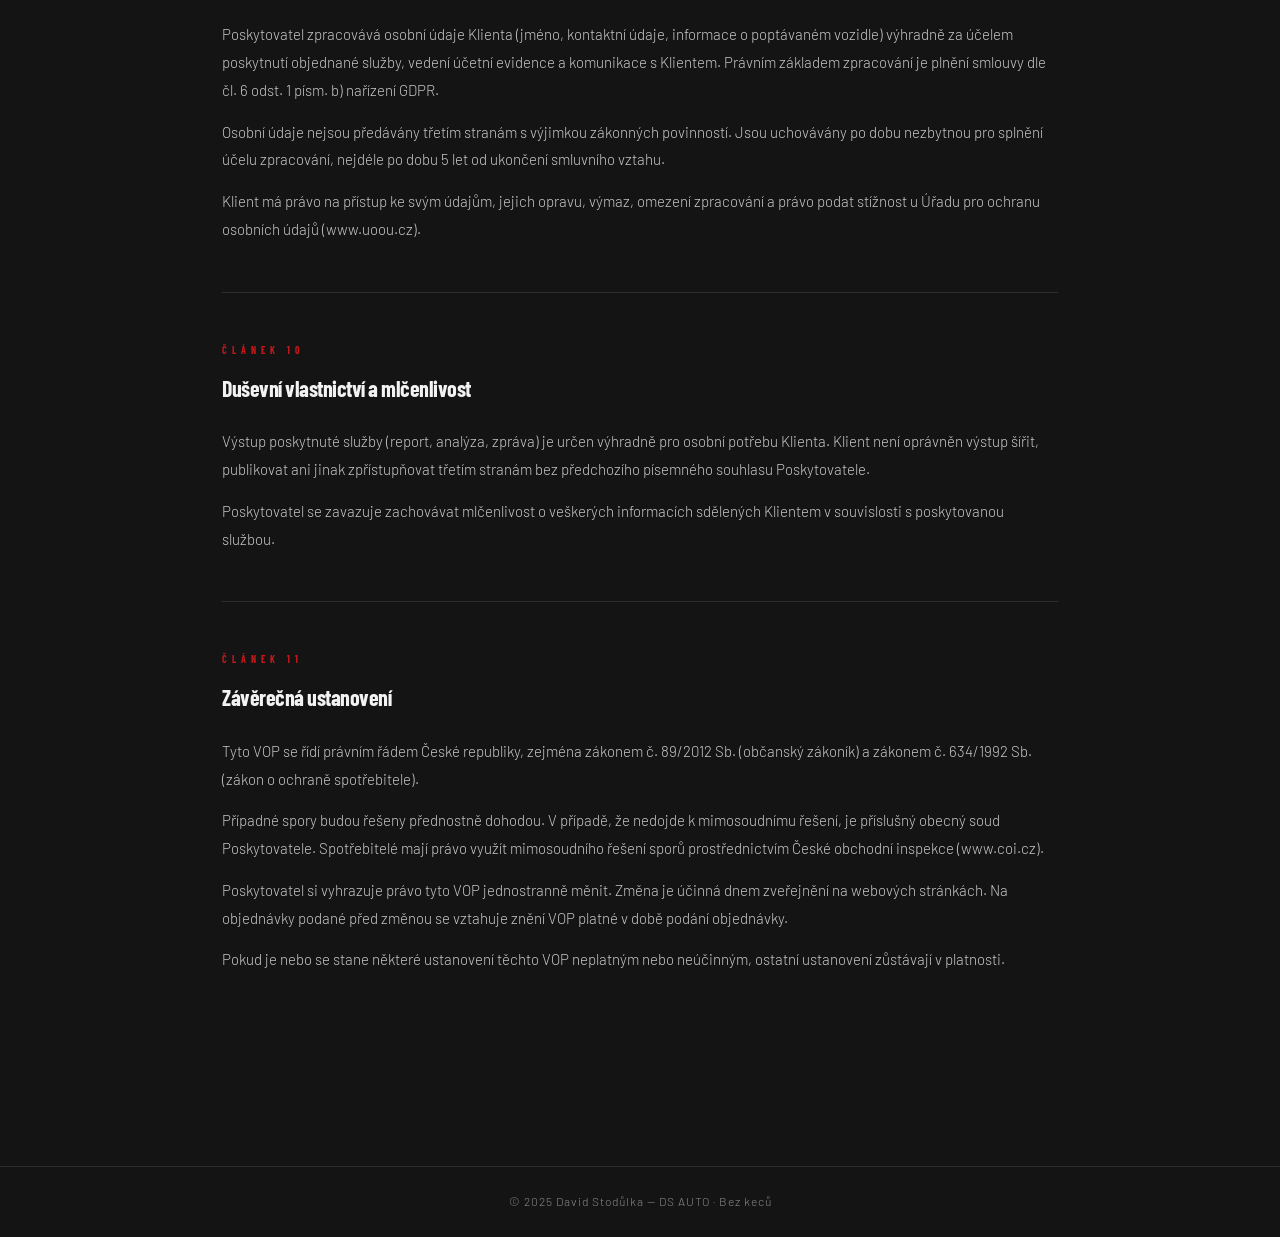
<file: vop.html>
<!DOCTYPE html>
<html lang="cs">
<head>
<meta charset="UTF-8">
<meta name="viewport" content="width=device-width, initial-scale=1.0">
<title>DS AUTO — Všeobecné obchodní podmínky</title>
<link href="https://fonts.googleapis.com/css2?family=Barlow+Condensed:wght@300;600;700;900&family=Barlow:wght@300;400;500&display=swap" rel="stylesheet">
<style>
  :root {
    --black: #141414;
    --dark: #1A1A1A;
    --panel: #1F1F1F;
    --border: #2E2E2E;
    --steel: #C8C8C8;
    --white: #F2F2F2;
    --dim: #888888;
    --red: #C41A1A;
  }
  * { margin: 0; padding: 0; box-sizing: border-box; }
  body {
    background: var(--black);
    color: var(--white);
    font-family: 'Barlow', sans-serif;
    font-weight: 300;
    line-height: 1.8;
  }
  nav {
    position: sticky;
    top: 0;
    background: rgba(20,20,20,0.97);
    border-bottom: 1px solid var(--border);
    backdrop-filter: blur(12px);
    z-index: 100;
  }
  .nav-inner {
    max-width: 900px;
    margin: 0 auto;
    padding: 0 32px;
    display: flex;
    align-items: center;
    justify-content: space-between;
    height: 60px;
  }
  .logo-ds {
    font-family: 'Barlow Condensed', sans-serif;
    font-weight: 900;
    font-size: 28px;
    color: var(--white);
    letter-spacing: -2px;
    text-decoration: none;
  }
  .logo-ds span { color: var(--dim); }
  .logo-auto {
    font-family: 'Barlow Condensed', sans-serif;
    font-weight: 300;
    font-size: 16px;
    color: var(--steel);
    letter-spacing: 5px;
    margin-left: 8px;
  }
  .nav-back {
    font-family: 'Barlow Condensed', sans-serif;
    font-size: 12px;
    font-weight: 600;
    letter-spacing: 3px;
    color: var(--dim);
    text-decoration: none;
    text-transform: uppercase;
    transition: color 0.2s;
  }
  .nav-back:hover { color: var(--white); }

  .wrapper {
    max-width: 900px;
    margin: 0 auto;
    padding: 72px 32px 96px;
  }

  .page-label {
    font-family: 'Barlow Condensed', sans-serif;
    font-size: 11px;
    font-weight: 600;
    letter-spacing: 6px;
    color: var(--red);
    text-transform: uppercase;
    display: flex;
    align-items: center;
    gap: 16px;
    margin-bottom: 20px;
  }
  .page-label::before {
    content: '';
    display: block;
    width: 40px;
    height: 1px;
    background: var(--red);
  }

  .page-title {
    font-family: 'Barlow Condensed', sans-serif;
    font-weight: 900;
    font-size: clamp(40px, 6vw, 72px);
    line-height: 1;
    letter-spacing: -1px;
    margin-bottom: 12px;
  }

  .page-meta {
    font-size: 13px;
    color: var(--dim);
    letter-spacing: 1px;
    margin-bottom: 56px;
    padding-bottom: 40px;
    border-bottom: 1px solid var(--border);
  }

  .vop-section {
    margin-bottom: 48px;
    padding-bottom: 48px;
    border-bottom: 1px solid var(--border);
  }
  .vop-section:last-child { border-bottom: none; }

  .vop-num {
    font-family: 'Barlow Condensed', sans-serif;
    font-size: 10px;
    font-weight: 700;
    letter-spacing: 5px;
    color: var(--red);
    text-transform: uppercase;
    margin-bottom: 10px;
  }

  .vop-title {
    font-family: 'Barlow Condensed', sans-serif;
    font-weight: 700;
    font-size: 22px;
    color: var(--white);
    margin-bottom: 20px;
    letter-spacing: -0.5px;
  }

  .vop-body p {
    font-size: 15px;
    color: var(--steel);
    margin-bottom: 14px;
    line-height: 1.85;
  }
  .vop-body p:last-child { margin-bottom: 0; }

  .vop-body strong {
    color: var(--white);
    font-weight: 500;
  }

  .vop-body ul {
    list-style: none;
    margin: 12px 0;
  }
  .vop-body ul li {
    font-size: 15px;
    color: var(--steel);
    padding: 7px 0 7px 20px;
    border-bottom: 1px solid var(--border);
    position: relative;
    line-height: 1.7;
  }
  .vop-body ul li::before {
    content: '—';
    position: absolute;
    left: 0;
    color: var(--red);
    font-weight: 700;
  }
  .vop-body ul li:last-child { border-bottom: none; }

  .highlight-box {
    border: 1px solid var(--border);
    border-left: 2px solid var(--red);
    background: var(--panel);
    padding: 20px 24px;
    margin: 20px 0;
  }
  .highlight-box p {
    font-size: 14px;
    color: var(--steel);
    margin: 0;
    line-height: 1.7;
  }

  .provider-box {
    background: var(--panel);
    border: 1px solid var(--border);
    padding: 28px 32px;
    margin-bottom: 48px;
    display: grid;
    grid-template-columns: 1fr 1fr;
    gap: 16px 40px;
  }
  @media (max-width: 600px) {
    .provider-box { grid-template-columns: 1fr; }
    .wrapper { padding: 48px 20px 72px; }
  }
  .provider-row { display: flex; flex-direction: column; gap: 4px; }
  .provider-label {
    font-size: 10px;
    color: var(--dim);
    letter-spacing: 3px;
    text-transform: uppercase;
  }
  .provider-value {
    font-family: 'Barlow Condensed', sans-serif;
    font-weight: 600;
    font-size: 16px;
    color: var(--white);
  }

  footer {
    border-top: 1px solid var(--border);
    padding: 24px 32px;
    text-align: center;
  }
  .footer-copy { font-size: 12px; color: var(--dim); letter-spacing: 1px; }
</style>
</head>
<body>

<nav>
  <div class="nav-inner">
    <a href="ds-auto-web.html" style="display:flex;align-items:baseline;text-decoration:none;">
      <span class="logo-ds">D<span>S</span></span>
      <span class="logo-auto">AUTO</span>
    </a>
    <a href="ds-auto-web.html" class="nav-back">← Zpět na web</a>
  </div>
</nav>

<div class="wrapper">

  <div class="page-label">Právní dokumenty</div>
  <h1 class="page-title">Všeobecné obchodní podmínky</h1>
  <div class="page-meta">Platné od 1. 1. 2025 · Poslední aktualizace: 1. 1. 2025</div>

  <!-- POSKYTOVATEL -->
  <div class="provider-box">
    <div class="provider-row">
      <span class="provider-label">Poskytovatel</span>
      <span class="provider-value">David Stodůlka</span>
    </div>
    <div class="provider-row">
      <span class="provider-label">IČO</span>
      <span class="provider-value">DOPLNIT</span>
    </div>
    <div class="provider-row">
      <span class="provider-label">Sídlo</span>
      <span class="provider-value">DOPLNIT</span>
    </div>
    <div class="provider-row">
      <span class="provider-label">E-mail</span>
      <span class="provider-value">info@dsauto.cz</span>
    </div>
    <div class="provider-row">
      <span class="provider-label">Telefon</span>
      <span class="provider-value">DOPLNIT</span>
    </div>
    <div class="provider-row">
      <span class="provider-label">Není plátce DPH</span>
      <span class="provider-value">§ 6 zákona č. 235/2004 Sb.</span>
    </div>
  </div>

  <!-- 1 -->
  <div class="vop-section">
    <div class="vop-num">Článek 1</div>
    <div class="vop-title">Úvodní ustanovení a definice</div>
    <div class="vop-body">
      <p>Tyto Všeobecné obchodní podmínky (dále jen „VOP") upravují práva a povinnosti mezi poskytovatelem služeb Davidem Stodůlkou, IČO: DOPLNIT, se sídlem DOPLNIT (dále jen „Poskytovatel") a fyzickými či právnickými osobami, které využívají jeho služeb (dále jen „Klient").</p>
      <p>Uzavřením objednávky, uhrazením zálohy nebo platby za službu Klient potvrzuje, že se s těmito VOP seznámil a souhlasí s jejich zněním.</p>
      <p><strong>Definice pojmů:</strong></p>
      <ul>
        <li><strong>Konzultační podpora</strong> — poskytnutí informací, doporučení a stanoviska Poskytovatele na základě dostupných podkladů v době zpracování, bez záruky úplnosti nebo právní závaznosti.</li>
        <li><strong>Remote analýza</strong> — konzultační podpora poskytovaná na dálku na základě VIN, fotografií a jiných podkladů dodaných Klientem, bez fyzického kontaktu s vozidlem.</li>
        <li><strong>Fyzická prohlídka</strong> — konzultační podpora provedená osobním kontaktem s vozidlem za použití dostupného vybavení Poskytovatele.</li>
        <li><strong>Zprostředkovatelská podpora</strong> — asistence Poskytovatele při vyhledání, prověření nebo zastupování Klienta při koupi či dovozu vozidla, vždy na základě samostatné smlouvy.</li>
      </ul>
    </div>
  </div>

  <!-- 2 -->
  <div class="vop-section">
    <div class="vop-num">Článek 2</div>
    <div class="vop-title">Charakter poskytovaných služeb</div>
    <div class="vop-body">
      <div class="highlight-box">
        <p><strong>Veškeré služby Poskytovatele mají výhradně charakter konzultační podpory a informační pomoci.</strong> Nepředstavují znalecký posudek, odborný posudek ve smyslu zákona č. 254/2019 Sb. o znalcích, znaleckých kancelářích a znaleckých ústavech, ani jakékoliv závazné doporučení nebo záruku stavu vozidla.</p>
      </div>
      <p>Závěry, hodnocení a doporučení Poskytovatele vycházejí výhradně z informací a podkladů dostupných v době zpracování. Poskytovatel není odpovědný za skutečnosti, které nebyly z dodaných podkladů zjistitelné, ani za změny stavu vozidla po provedení služby.</p>
      <p><strong>Konečné rozhodnutí o koupi, odmítnutí nebo jiném naložení s vozidlem je výhradně a plně na Klientovi.</strong> Klient bere na vědomí, že služba slouží jako doplňková podpora při jeho vlastním rozhodování, nikoliv jako náhrada za jeho vlastní uvážení.</p>
      <p>Poskytovatel nevydává prohlášení o technickém stavu vozidla, nezaručuje absenci skrytých vad a nepřebírá odpovědnost za budoucí poruchy, vady nebo náklady spojené s provozem vozidla.</p>
    </div>
  </div>

  <!-- 3 -->
  <div class="vop-section">
    <div class="vop-num">Článek 3</div>
    <div class="vop-title">Objednávka a uzavření smlouvy</div>
    <div class="vop-body">
      <p>Objednávka služby je podána prostřednictvím kontaktního formuláře na webových stránkách, e-mailem, telefonicky nebo prostřednictvím sociálních sítí Poskytovatele.</p>
      <p>Smlouva o poskytnutí služby je uzavřena okamžikem, kdy Poskytovatel potvrdí přijetí objednávky a Klient uhradí sjednanou cenu nebo zálohu. U fyzické prohlídky může být smlouva uzavřena i ústní dohodou potvrzenou Poskytovatelem.</p>
      <p>Klient je povinen poskytnout pravdivé a úplné podklady potřebné pro provedení služby. V případě nepravdivých nebo neúplných podkladů nenese Poskytovatel odpovědnost za kvalitu nebo správnost výstupu.</p>
    </div>
  </div>

  <!-- 4 -->
  <div class="vop-section">
    <div class="vop-num">Článek 4</div>
    <div class="vop-title">Ceny a platební podmínky</div>
    <div class="vop-body">
      <p>Ceny služeb jsou uvedeny na webových stránkách Poskytovatele a jsou platné v okamžiku objednávky. Poskytovatel si vyhrazuje právo ceny měnit, přičemž změna ceny nemá vliv na již potvrzené objednávky.</p>
      <ul>
        <li><strong>Remote analýza:</strong> platba předem na základě potvrzení objednávky, bankovním převodem na účet Poskytovatele.</li>
        <li><strong>Fyzická prohlídka:</strong> platba předem nebo v hotovosti na místě dle dohody. Cestovné se hradí dle skutečně ujetých kilometrů za cenu dohodnutou před zahájením služby.</li>
        <li><strong>Zprostředkovatelská podpora:</strong> platební podmínky jsou stanoveny individuálně ve smlouvě.</li>
      </ul>
      <p>Poskytovatel není plátcem DPH. Vystavuje daňový doklad — fakturu — po přijetí platby nebo dle dohody.</p>
    </div>
  </div>

  <!-- 5 -->
  <div class="vop-section">
    <div class="vop-num">Článek 5</div>
    <div class="vop-title">Rozsah a omezení odpovědnosti</div>
    <div class="vop-body">
      <div class="highlight-box">
        <p><strong>Odpovědnost Poskytovatele za případnou škodu vzniklou v souvislosti s poskytnutou službou je omezena na výši uhrazené ceny za tuto konkrétní službu.</strong></p>
      </div>
      <p>Poskytovatel neodpovídá zejména za:</p>
      <ul>
        <li>Škody vzniklé na základě rozhodnutí Klienta učiněného s využitím nebo bez využití výstupu Poskytovatele.</li>
        <li>Skryté vady vozidla, které nebyly zjistitelné z dodaných podkladů nebo při fyzické prohlídce dostupnými prostředky.</li>
        <li>Nepravdivé, neúplné nebo zkreslené informace v podkladech dodaných Klientem nebo třetími stranami.</li>
        <li>Škody způsobené nesprávným použitím nebo interpretací výstupu Poskytovatele.</li>
        <li>Budoucí poruchy, vady, náklady na opravy ani ztrátu hodnoty vozidla.</li>
        <li>Stav vozidla po provedení služby — závěry platí výhradně pro stav v době prohlídky nebo analýzy.</li>
      </ul>
      <p>Fyzická prohlídka je prováděna vizuálně a dostupnými diagnostickými prostředky (tloušťkoměr laku, OBD diagnostika Delphi DS). Nezahrnuje demontáž součástí, endoskopickou prohlídku, tlakovou zkoušku ani jiné invazivní metody. Rozsah prohlídky odpovídá standardní předprodejní kontrole.</p>
    </div>
  </div>

  <!-- 6 -->
  <div class="vop-section">
    <div class="vop-num">Článek 6</div>
    <div class="vop-title">Dodací podmínky a termíny</div>
    <div class="vop-body">
      <p>Remote analýza je dodána elektronicky (e-mailem nebo dohodnutým komunikačním kanálem) zpravidla do 24 hodin od přijetí všech potřebných podkladů a potvrzení platby. V odůvodněných případech může být lhůta prodloužena, o čemž Poskytovatel Klienta informuje.</p>
      <p>Termín fyzické prohlídky je sjednáván individuálně dle dostupnosti Poskytovatele a Klienta. Poskytovatel si vyhrazuje právo odmítnout prohlídku v lokalitě, která je mimo jeho provozní oblast (Vysočina a Východní Čechy) nebo pro kterou by cestovné bylo neúměrné.</p>
    </div>
  </div>

  <!-- 7 -->
  <div class="vop-section">
    <div class="vop-num">Článek 7</div>
    <div class="vop-title">Storno a odstoupení od smlouvy</div>
    <div class="vop-body">
      <p>Klient může zrušit objednávku Remote analýzy bezplatně, pokud tak učiní před zahájením zpracování. Po zahájení zpracování nebo po dodání výstupu nárok na vrácení ceny nevzniká.</p>
      <p>Fyzickou prohlídku je možné zrušit bezplatně nejpozději 24 hodin před dohodnutým termínem. Při zrušení v kratší lhůtě nebo nedostavení se má Poskytovatel nárok na stornopoplatek ve výši 50 % sjednané ceny prohlídky.</p>
      <p>Poskytovatel je oprávněn od smlouvy odstoupit, pokud Klient neposkytne potřebné podklady do 7 dnů od potvrzení objednávky, nebo pokud se ukáže, že provedení služby je z objektivních důvodů nemožné. V takovém případě bude uhrazená platba vrácena v plné výši.</p>
      <p><strong>Spotřebitelé</strong> (fyzické osoby nepodnikající) mají v souladu s § 1829 zákona č. 89/2012 Sb. (občanský zákoník) právo odstoupit od smlouvy uzavřené distančním způsobem do 14 dnů bez udání důvodu, pokud dosud nebyla služba poskytnuta. Zahájením zpracování na výslovnou žádost Klienta před uplynutím lhůty toto právo zaniká.</p>
    </div>
  </div>

  <!-- 8 -->
  <div class="vop-section">
    <div class="vop-num">Článek 8</div>
    <div class="vop-title">Reklamace</div>
    <div class="vop-body">
      <p>Klient je oprávněn uplatnit reklamaci, pokud výstup Poskytovatele trpí vadami spočívajícími v zjevném opomenutí nebo chybě při zpracování dostupných podkladů. Reklamaci je nutné uplatnit písemně do 14 dnů od doručení výstupu.</p>
      <p>Reklamace se nevztahuje na:</p>
      <ul>
        <li>Nespokojenost s výsledkem koupě vozidla nebo jeho následným stavem.</li>
        <li>Skutečnosti, které nebyly z dodaných podkladů zjistitelné.</li>
        <li>Subjektivní hodnocení, doporučení nebo prognózy obsažené ve výstupu.</li>
        <li>Případy, kdy Klient nedodal úplné nebo pravdivé podklady.</li>
      </ul>
      <p>Oprávněná reklamace bude vyřešena opravou výstupu nebo přiměřenou slevou z ceny služby, a to do 30 dnů od jejího uplatnění.</p>
    </div>
  </div>

  <!-- 9 -->
  <div class="vop-section">
    <div class="vop-num">Článek 9</div>
    <div class="vop-title">Ochrana osobních údajů</div>
    <div class="vop-body">
      <p>Poskytovatel zpracovává osobní údaje Klienta (jméno, kontaktní údaje, informace o poptávaném vozidle) výhradně za účelem poskytnutí objednané služby, vedení účetní evidence a komunikace s Klientem. Právním základem zpracování je plnění smlouvy dle čl. 6 odst. 1 písm. b) nařízení GDPR.</p>
      <p>Osobní údaje nejsou předávány třetím stranám s výjimkou zákonných povinností. Jsou uchovávány po dobu nezbytnou pro splnění účelu zpracování, nejdéle po dobu 5 let od ukončení smluvního vztahu.</p>
      <p>Klient má právo na přístup ke svým údajům, jejich opravu, výmaz, omezení zpracování a právo podat stížnost u Úřadu pro ochranu osobních údajů (www.uoou.cz).</p>
    </div>
  </div>

  <!-- 10 -->
  <div class="vop-section">
    <div class="vop-num">Článek 10</div>
    <div class="vop-title">Duševní vlastnictví a mlčenlivost</div>
    <div class="vop-body">
      <p>Výstup poskytnuté služby (report, analýza, zpráva) je určen výhradně pro osobní potřebu Klienta. Klient není oprávněn výstup šířit, publikovat ani jinak zpřístupňovat třetím stranám bez předchozího písemného souhlasu Poskytovatele.</p>
      <p>Poskytovatel se zavazuje zachovávat mlčenlivost o veškerých informacích sdělených Klientem v souvislosti s poskytovanou službou.</p>
    </div>
  </div>

  <!-- 11 -->
  <div class="vop-section">
    <div class="vop-num">Článek 11</div>
    <div class="vop-title">Závěrečná ustanovení</div>
    <div class="vop-body">
      <p>Tyto VOP se řídí právním řádem České republiky, zejména zákonem č. 89/2012 Sb. (občanský zákoník) a zákonem č. 634/1992 Sb. (zákon o ochraně spotřebitele).</p>
      <p>Případné spory budou řešeny přednostně dohodou. V případě, že nedojde k mimosoudnímu řešení, je příslušný obecný soud Poskytovatele. Spotřebitelé mají právo využít mimosoudního řešení sporů prostřednictvím České obchodní inspekce (www.coi.cz).</p>
      <p>Poskytovatel si vyhrazuje právo tyto VOP jednostranně měnit. Změna je účinná dnem zveřejnění na webových stránkách. Na objednávky podané před změnou se vztahuje znění VOP platné v době podání objednávky.</p>
      <p>Pokud je nebo se stane některé ustanovení těchto VOP neplatným nebo neúčinným, ostatní ustanovení zůstávají v platnosti.</p>
    </div>
  </div>

</div>

<footer>
  <div class="footer-copy">© 2025 David Stodůlka — DS AUTO · Bez keců</div>
</footer>

</body>
</html>
</file>
